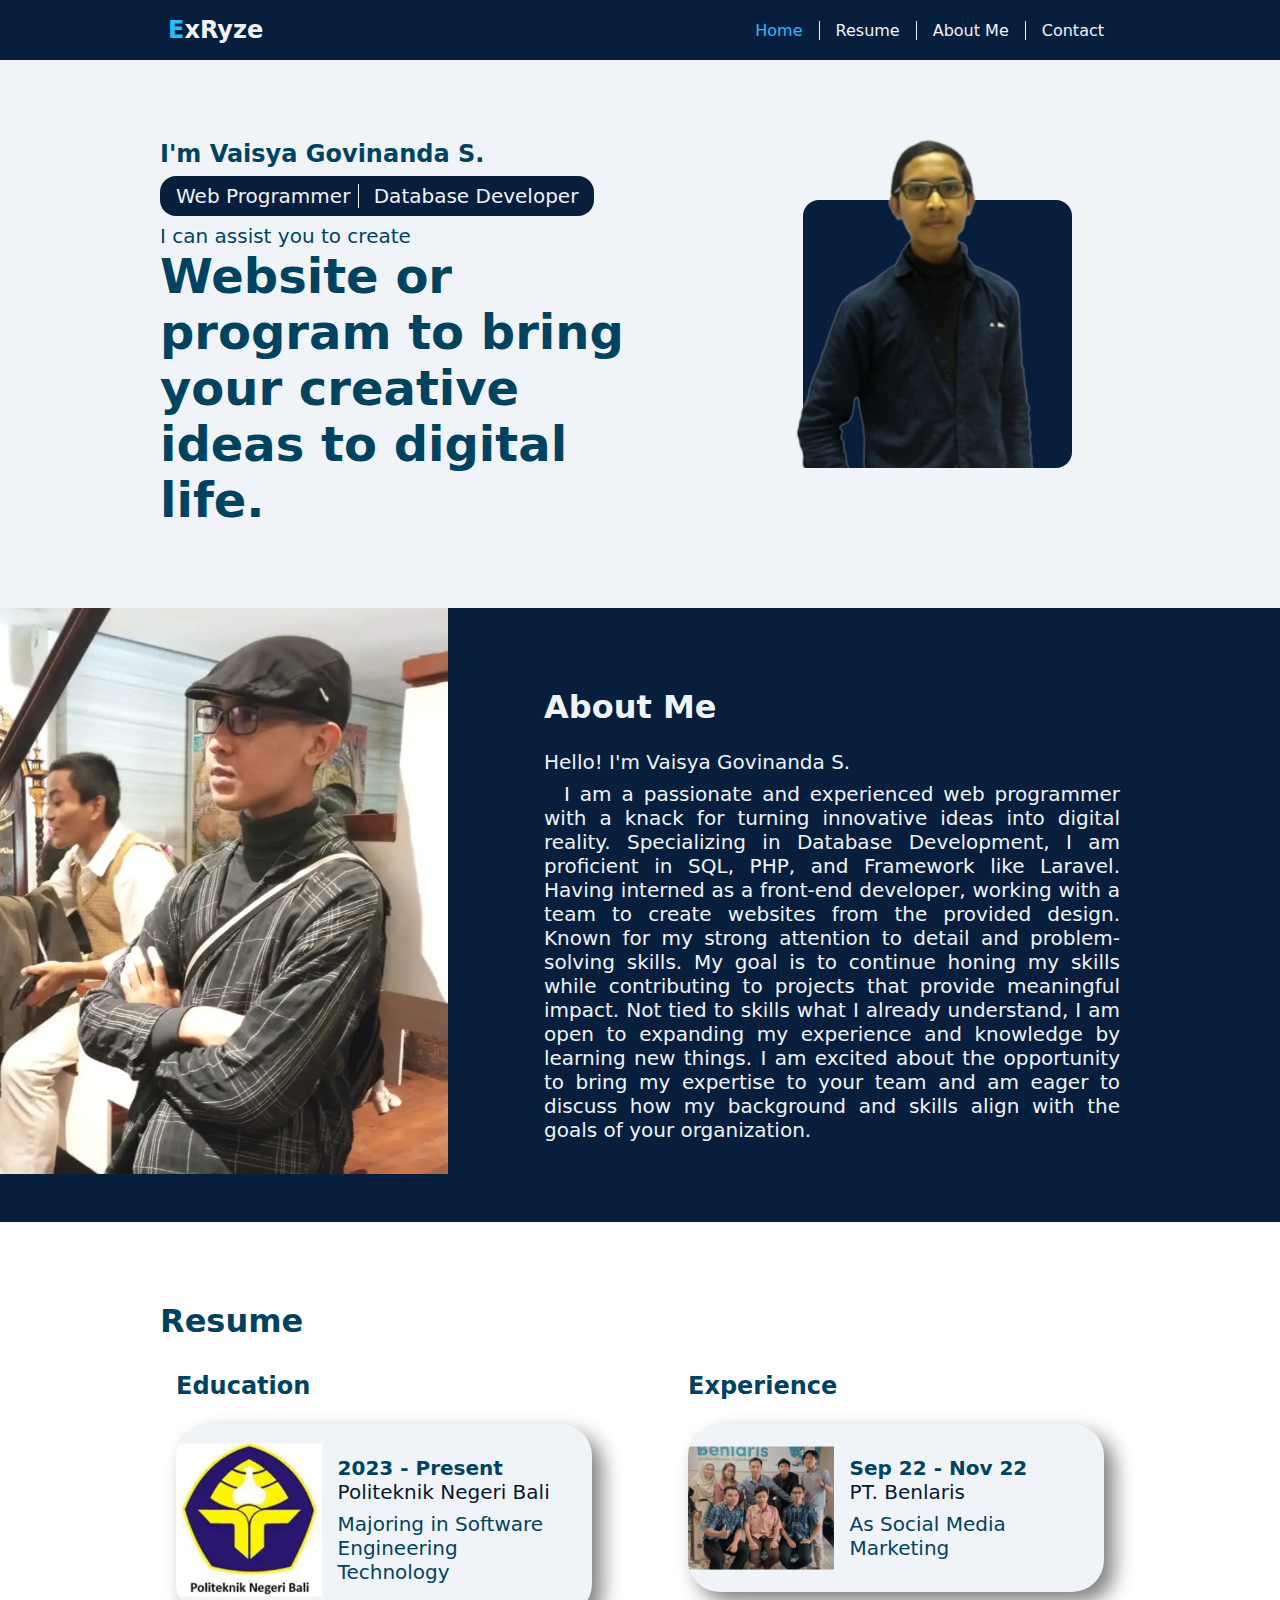
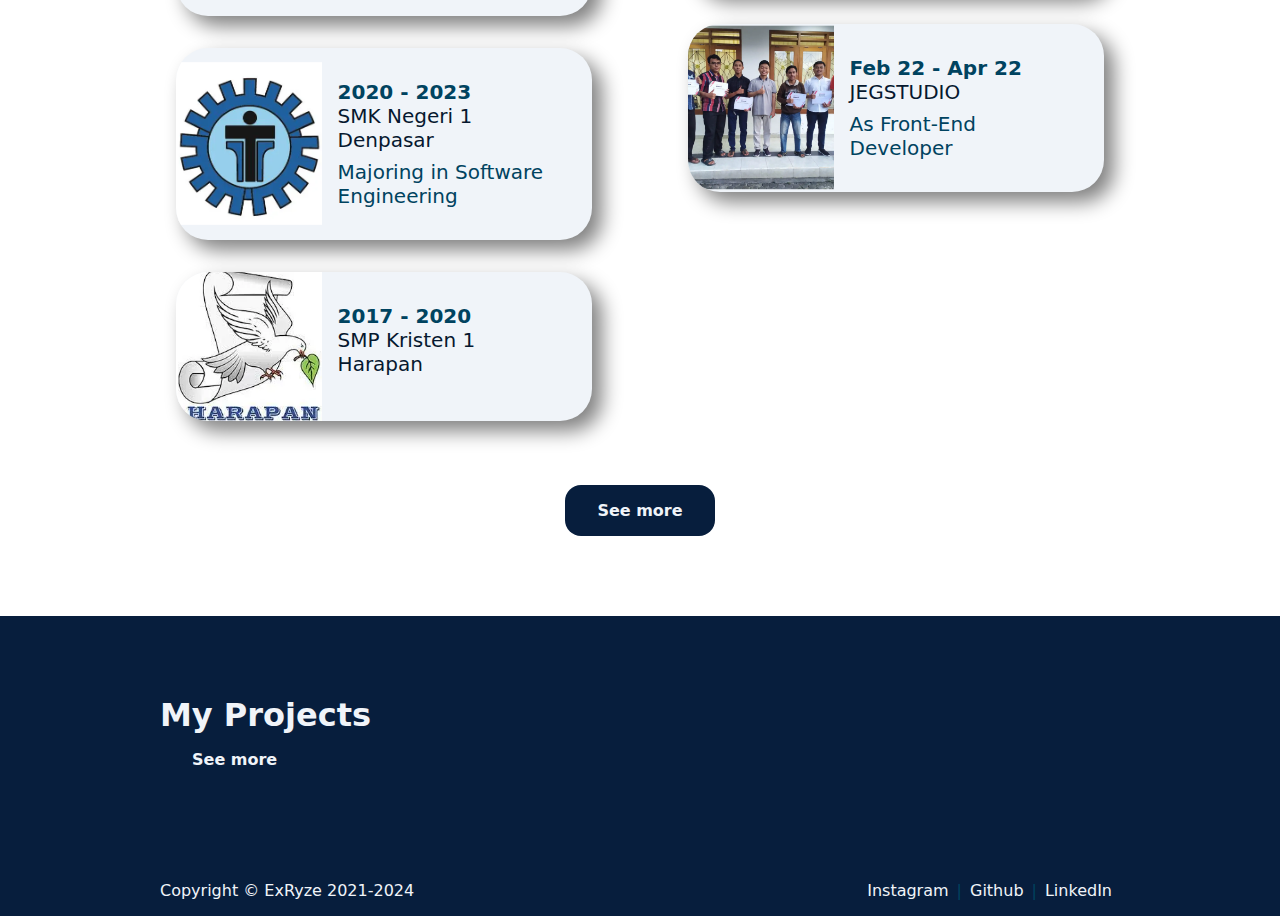
<file: index.html>
<!DOCTYPE html>
<html lang="en">
<head>
	<meta charset="UTF-8">
	<meta http-equiv="X-UA-Compatible" content="IE=edge">
	<meta name="viewport" content="width=device-width, initial-scale=1.0">
	<title>Document</title>
	<link rel="stylesheet" href="css/reset.css">
	<link rel="stylesheet" href="css/style.css">
</head>
<body>
	<!-- Navigation -->
	<nav class="nav">
		<a class="logo" href="index.html"><span>E</span>xRyze</a>
		<ul class="menu">
			<li><a href="index.html" class="active">Home</a></li>
			<li><a href="resume.html">Resume</a></li>
			<li><a href="about.html">About Me</a></li>
			<li><a href="contact.html">Contact</a></li>
		</ul>
	</nav>

	<!-- Header -->
	<header class="header">
		<div class="desc">
			<h3 class="name">I'm Vaisya Govinanda S.</h3>
			<p class="title">
				<span>Web Programmer</span>
				<span>Database Developer</span>
			</p>
			<p>I can assist you to create</p>
			<h1 class="highlight">Website or program to bring your creative ideas to digital life.</h1>
		</div>
		<div class="image">
			<div>
				<img src="img/profile.webp" alt="Profile">
			</div>
		</div>
	</header>

	<!-- Main Content -->
	<main>
		<!-- About Me -->
		<section class="about">
			<div class="image">
				<img src="img/about.webp" alt="About">
			</div>
			<div class="desc">
				<h2 class="title">About Me</h2>
				<p class="name">Hello! I'm Vaisya Govinanda S.</p>
				<p>I am a passionate and experienced web programmer with a knack for turning innovative ideas into digital reality. Specializing in Database Development, I am proficient in SQL, PHP, and Framework like Laravel. Having interned as a front-end developer, working with a team to create websites from the provided design. Known for my strong attention to detail and problem-solving skills. My goal is to continue honing my skills while contributing to projects that provide meaningful impact. Not tied to skills what I already understand, I am open to expanding my experience and knowledge by learning new things. I am excited about the opportunity to bring my expertise to your team and am eager to discuss how my background and skills align with the goals of your organization.
				</p>
			</div>
		</section>

		<!-- Resume -->
		<section class="resume">
			<h2 class="title">Resume</h2>

			<!-- Education -->
			<article class="education">
				<h3>Education</h3>
				<div class="card card-hor">
					<div class="image">
						<img src="img/univ.webp" alt="Politeknik Negeri Bali">
					</div>
					<div class="desc">
						<p class="date bold">2023 - Present</p>
						<p class="title">Politeknik Negeri Bali</p>
						<p>Majoring in Software Engineering Technology</p>
					</div>
				</div>
				<div class="card card-hor">
					<div class="image">
						<img src="img/smk.webp" alt="SMP Negeri 1 Denpasar">
					</div>
					<div class="desc">
						<p class="date bold">2020 - 2023</p>
						<p class="title">SMK Negeri 1 Denpasar</p>
						<p>Majoring in Software Engineering</p>
					</div>
				</div>
				<div class="card card-hor">
					<div class="image">
						<img src="img/smp.webp" alt="SMP Kristen 1 Harapan">
					</div>
					<div class="desc">
						<p class="date bold">2017 - 2020</p>
						<p class="title mb-0">SMP Kristen 1 Harapan</p>
					</div>
				</div>
			</article>

			<!-- Experience -->
			<article class="experience">
				<h3>Experience</h3>
				<div class="card card-hor">
					<div class="image">
						<img src="img/benlaris.webp" alt="PT. Benlaris">
					</div>
					<div class="desc">
						<p class="date bold">Sep 22 - Nov 22</p>
						<p class="title">PT. Benlaris</p>
						<p>As Social Media Marketing</p>
					</div>
				</div>
				<div class="card card-hor">
					<div class="image">
						<img src="img/jegstudio.webp" alt="JegStudio">
					</div>
					<div class="desc">
						<p class="date bold">Feb 22 - Apr 22</p>
						<p class="title">JEGSTUDIO</p>
						<p>As Front-End Developer</p>
					</div>
				</div>
			</article>

			<a class="btn mx-auto" href="">See more</a>
		</section>

		<!-- Project -->
		<section class="project">
			<div class="desc">
				<h2 class="title">My Projects</h2>
				<a class="btn btn-none" href="">See more</a>
			</div>
			<div class="image">

			</div>
		</section>

		<!-- Video -->
		<!-- <section class="video">
			<h1>Video</h1>
			<video src="video/teaster.webm" controls></video>
		</section> -->
	</main>

	<!-- Footer -->
	<footer class="footer">
		<p class="copyright">Copyright © ExRyze 2021-2024</p>
		<div class="links">
			<a class="links-item" href="https://www.instagram.com/exryze/" target="_blank">Instagram</a>|
			<a class="links-item" href="https://github.com/ExRyze" target="_blank">Github</a>|
			<a class="links-item" href="https://www.linkedin.com/in/vaisya-govinanda-s/" target="_blank">LinkedIn</a>
		</div>
	</footer>
</body>
</html>
</file>
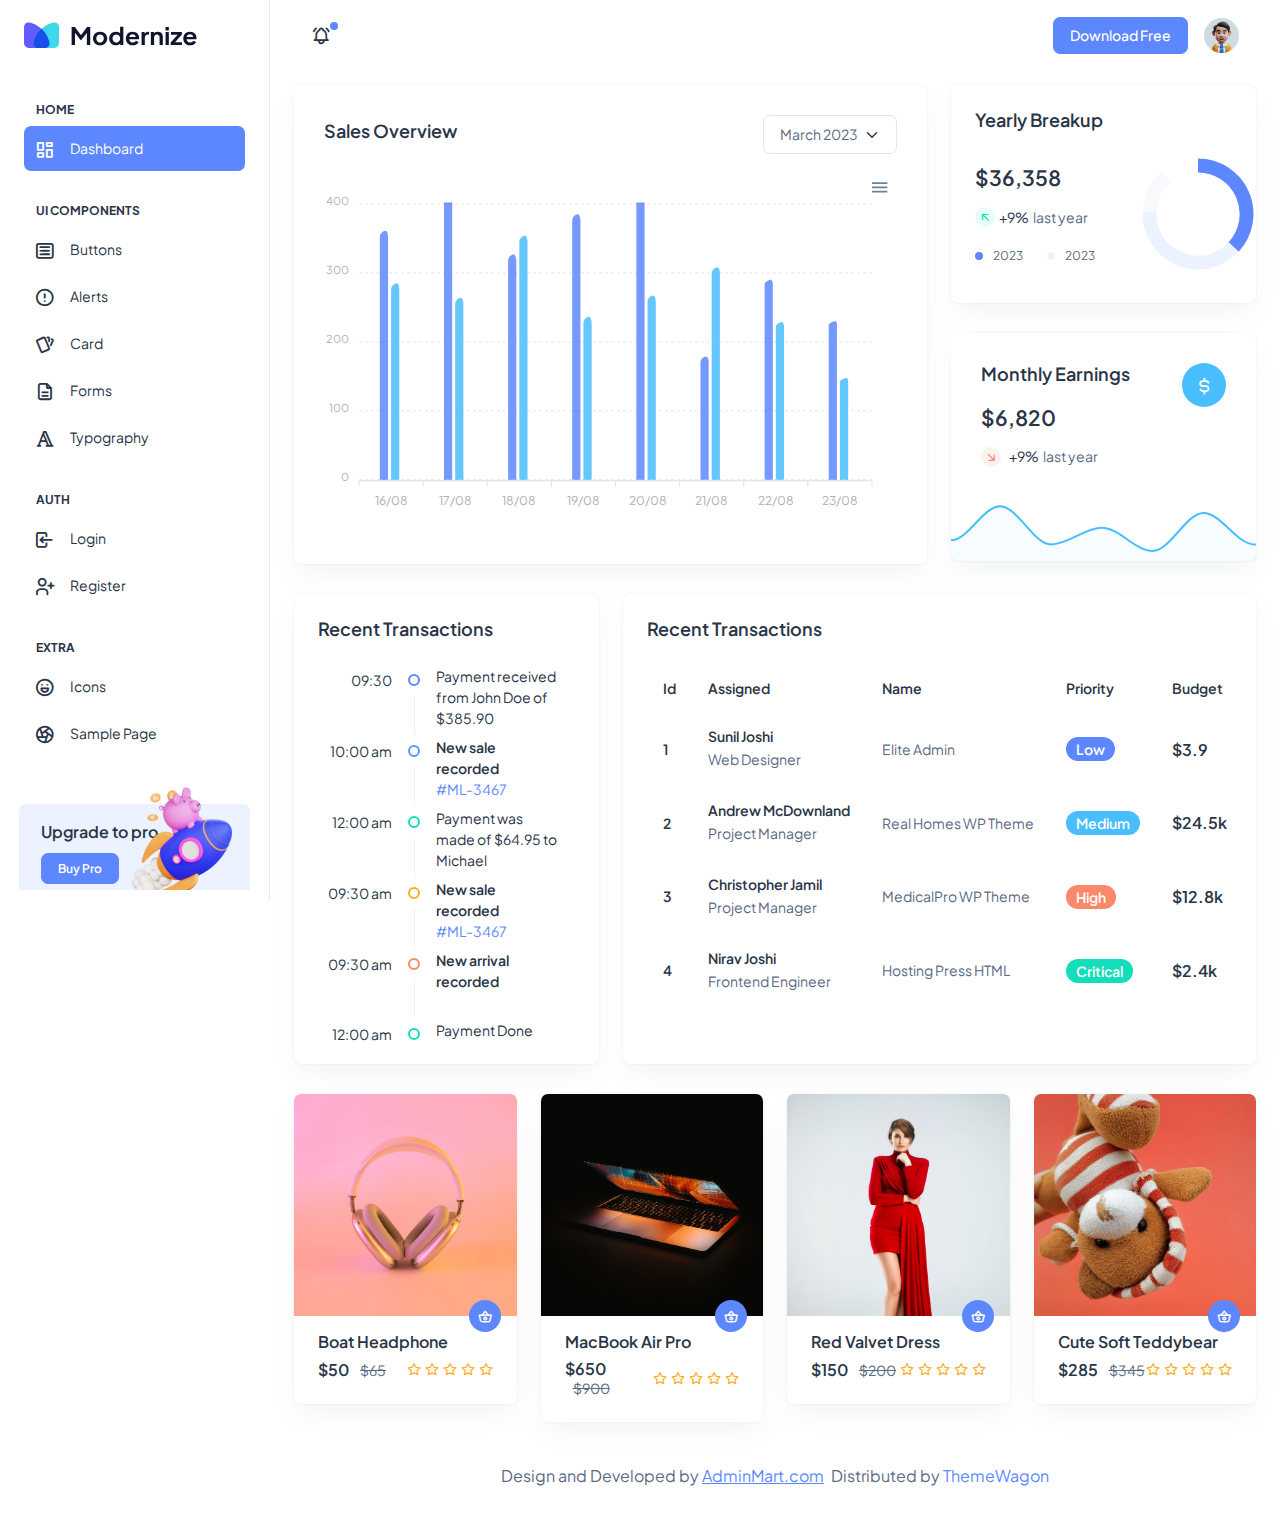
<file: src/html/index.html>
<!doctype html>
<html lang="en">

<head>
  <meta charset="utf-8">
  <meta name="viewport" content="width=device-width, initial-scale=1">
  <title>Modernize Free</title>
  <link rel="shortcut icon" type="image/png" href="../assets/images/logos/favicon.png" />
  <link rel="stylesheet" href="../assets/css/styles.min.css" />
</head>

<body>
  <!--  Body Wrapper -->
  <div class="page-wrapper" id="main-wrapper" data-layout="vertical" data-navbarbg="skin6" data-sidebartype="full"
    data-sidebar-position="fixed" data-header-position="fixed">
    <!-- Sidebar Start -->
    <aside class="left-sidebar">
      <!-- Sidebar scroll-->
      <div>
        <div class="brand-logo d-flex align-items-center justify-content-between">
          <a href="./index.html" class="text-nowrap logo-img">
            <img src="../assets/images/logos/dark-logo.svg" width="180" alt="" />
          </a>
          <div class="close-btn d-xl-none d-block sidebartoggler cursor-pointer" id="sidebarCollapse">
            <i class="ti ti-x fs-8"></i>
          </div>
        </div>
        <!-- Sidebar navigation-->
        <nav class="sidebar-nav scroll-sidebar" data-simplebar="">
          <ul id="sidebarnav">
            <li class="nav-small-cap">
              <i class="ti ti-dots nav-small-cap-icon fs-4"></i>
              <span class="hide-menu">Home</span>
            </li>
            <li class="sidebar-item">
              <a class="sidebar-link" href="./index.html" aria-expanded="false">
                <span>
                  <i class="ti ti-layout-dashboard"></i>
                </span>
                <span class="hide-menu">Dashboard</span>
              </a>
            </li>
            <li class="nav-small-cap">
              <i class="ti ti-dots nav-small-cap-icon fs-4"></i>
              <span class="hide-menu">UI COMPONENTS</span>
            </li>
            <li class="sidebar-item">
              <a class="sidebar-link" href="./ui-buttons.html" aria-expanded="false">
                <span>
                  <i class="ti ti-article"></i>
                </span>
                <span class="hide-menu">Buttons</span>
              </a>
            </li>
            <li class="sidebar-item">
              <a class="sidebar-link" href="./ui-alerts.html" aria-expanded="false">
                <span>
                  <i class="ti ti-alert-circle"></i>
                </span>
                <span class="hide-menu">Alerts</span>
              </a>
            </li>
            <li class="sidebar-item">
              <a class="sidebar-link" href="./ui-card.html" aria-expanded="false">
                <span>
                  <i class="ti ti-cards"></i>
                </span>
                <span class="hide-menu">Card</span>
              </a>
            </li>
            <li class="sidebar-item">
              <a class="sidebar-link" href="./ui-forms.html" aria-expanded="false">
                <span>
                  <i class="ti ti-file-description"></i>
                </span>
                <span class="hide-menu">Forms</span>
              </a>
            </li>
            <li class="sidebar-item">
              <a class="sidebar-link" href="./ui-typography.html" aria-expanded="false">
                <span>
                  <i class="ti ti-typography"></i>
                </span>
                <span class="hide-menu">Typography</span>
              </a>
            </li>
            <li class="nav-small-cap">
              <i class="ti ti-dots nav-small-cap-icon fs-4"></i>
              <span class="hide-menu">AUTH</span>
            </li>
            <li class="sidebar-item">
              <a class="sidebar-link" href="./authentication-login.html" aria-expanded="false">
                <span>
                  <i class="ti ti-login"></i>
                </span>
                <span class="hide-menu">Login</span>
              </a>
            </li>
            <li class="sidebar-item">
              <a class="sidebar-link" href="./authentication-register.html" aria-expanded="false">
                <span>
                  <i class="ti ti-user-plus"></i>
                </span>
                <span class="hide-menu">Register</span>
              </a>
            </li>
            <li class="nav-small-cap">
              <i class="ti ti-dots nav-small-cap-icon fs-4"></i>
              <span class="hide-menu">EXTRA</span>
            </li>
            <li class="sidebar-item">
              <a class="sidebar-link" href="./icon-tabler.html" aria-expanded="false">
                <span>
                  <i class="ti ti-mood-happy"></i>
                </span>
                <span class="hide-menu">Icons</span>
              </a>
            </li>
            <li class="sidebar-item">
              <a class="sidebar-link" href="./sample-page.html" aria-expanded="false">
                <span>
                  <i class="ti ti-aperture"></i>
                </span>
                <span class="hide-menu">Sample Page</span>
              </a>
            </li>
          </ul>
          <div class="unlimited-access hide-menu bg-light-primary position-relative mb-7 mt-5 rounded">
            <div class="d-flex">
              <div class="unlimited-access-title me-3">
                <h6 class="fw-semibold fs-4 mb-6 text-dark w-85">Upgrade to pro</h6>
                <a href="https://adminmart.com/product/modernize-bootstrap-5-admin-template/" target="_blank" class="btn btn-primary fs-2 fw-semibold lh-sm">Buy Pro</a>
              </div>
              <div class="unlimited-access-img">
                <img src="../assets/images/backgrounds/rocket.png" alt="" class="img-fluid">
              </div>
            </div>
          </div>
        </nav>
        <!-- End Sidebar navigation -->
      </div>
      <!-- End Sidebar scroll-->
    </aside>
    <!--  Sidebar End -->
    <!--  Main wrapper -->
    <div class="body-wrapper">
      <!--  Header Start -->
      <header class="app-header">
        <nav class="navbar navbar-expand-lg navbar-light">
          <ul class="navbar-nav">
            <li class="nav-item d-block d-xl-none">
              <a class="nav-link sidebartoggler nav-icon-hover" id="headerCollapse" href="javascript:void(0)">
                <i class="ti ti-menu-2"></i>
              </a>
            </li>
            <li class="nav-item">
              <a class="nav-link nav-icon-hover" href="javascript:void(0)">
                <i class="ti ti-bell-ringing"></i>
                <div class="notification bg-primary rounded-circle"></div>
              </a>
            </li>
          </ul>
          <div class="navbar-collapse justify-content-end px-0" id="navbarNav">
            <ul class="navbar-nav flex-row ms-auto align-items-center justify-content-end">
              <a href="https://adminmart.com/product/modernize-free-bootstrap-admin-dashboard/" target="_blank" class="btn btn-primary">Download Free</a>
              <li class="nav-item dropdown">
                <a class="nav-link nav-icon-hover" href="javascript:void(0)" id="drop2" data-bs-toggle="dropdown"
                  aria-expanded="false">
                  <img src="../assets/images/profile/user-1.jpg" alt="" width="35" height="35" class="rounded-circle">
                </a>
                <div class="dropdown-menu dropdown-menu-end dropdown-menu-animate-up" aria-labelledby="drop2">
                  <div class="message-body">
                    <a href="javascript:void(0)" class="d-flex align-items-center gap-2 dropdown-item">
                      <i class="ti ti-user fs-6"></i>
                      <p class="mb-0 fs-3">My Profile</p>
                    </a>
                    <a href="javascript:void(0)" class="d-flex align-items-center gap-2 dropdown-item">
                      <i class="ti ti-mail fs-6"></i>
                      <p class="mb-0 fs-3">My Account</p>
                    </a>
                    <a href="javascript:void(0)" class="d-flex align-items-center gap-2 dropdown-item">
                      <i class="ti ti-list-check fs-6"></i>
                      <p class="mb-0 fs-3">My Task</p>
                    </a>
                    <a href="./authentication-login.html" class="btn btn-outline-primary mx-3 mt-2 d-block">Logout</a>
                  </div>
                </div>
              </li>
            </ul>
          </div>
        </nav>
      </header>
      <!--  Header End -->
      <div class="container-fluid">
        <!--  Row 1 -->
        <div class="row">
          <div class="col-lg-8 d-flex align-items-strech">
            <div class="card w-100">
              <div class="card-body">
                <div class="d-sm-flex d-block align-items-center justify-content-between mb-9">
                  <div class="mb-3 mb-sm-0">
                    <h5 class="card-title fw-semibold">Sales Overview</h5>
                  </div>
                  <div>
                    <select class="form-select">
                      <option value="1">March 2023</option>
                      <option value="2">April 2023</option>
                      <option value="3">May 2023</option>
                      <option value="4">June 2023</option>
                    </select>
                  </div>
                </div>
                <div id="chart"></div>
              </div>
            </div>
          </div>
          <div class="col-lg-4">
            <div class="row">
              <div class="col-lg-12">
                <!-- Yearly Breakup -->
                <div class="card overflow-hidden">
                  <div class="card-body p-4">
                    <h5 class="card-title mb-9 fw-semibold">Yearly Breakup</h5>
                    <div class="row align-items-center">
                      <div class="col-8">
                        <h4 class="fw-semibold mb-3">$36,358</h4>
                        <div class="d-flex align-items-center mb-3">
                          <span
                            class="me-1 rounded-circle bg-light-success round-20 d-flex align-items-center justify-content-center">
                            <i class="ti ti-arrow-up-left text-success"></i>
                          </span>
                          <p class="text-dark me-1 fs-3 mb-0">+9%</p>
                          <p class="fs-3 mb-0">last year</p>
                        </div>
                        <div class="d-flex align-items-center">
                          <div class="me-4">
                            <span class="round-8 bg-primary rounded-circle me-2 d-inline-block"></span>
                            <span class="fs-2">2023</span>
                          </div>
                          <div>
                            <span class="round-8 bg-light-primary rounded-circle me-2 d-inline-block"></span>
                            <span class="fs-2">2023</span>
                          </div>
                        </div>
                      </div>
                      <div class="col-4">
                        <div class="d-flex justify-content-center">
                          <div id="breakup"></div>
                        </div>
                      </div>
                    </div>
                  </div>
                </div>
              </div>
              <div class="col-lg-12">
                <!-- Monthly Earnings -->
                <div class="card">
                  <div class="card-body">
                    <div class="row alig n-items-start">
                      <div class="col-8">
                        <h5 class="card-title mb-9 fw-semibold"> Monthly Earnings </h5>
                        <h4 class="fw-semibold mb-3">$6,820</h4>
                        <div class="d-flex align-items-center pb-1">
                          <span
                            class="me-2 rounded-circle bg-light-danger round-20 d-flex align-items-center justify-content-center">
                            <i class="ti ti-arrow-down-right text-danger"></i>
                          </span>
                          <p class="text-dark me-1 fs-3 mb-0">+9%</p>
                          <p class="fs-3 mb-0">last year</p>
                        </div>
                      </div>
                      <div class="col-4">
                        <div class="d-flex justify-content-end">
                          <div
                            class="text-white bg-secondary rounded-circle p-6 d-flex align-items-center justify-content-center">
                            <i class="ti ti-currency-dollar fs-6"></i>
                          </div>
                        </div>
                      </div>
                    </div>
                  </div>
                  <div id="earning"></div>
                </div>
              </div>
            </div>
          </div>
        </div>
        <div class="row">
          <div class="col-lg-4 d-flex align-items-stretch">
            <div class="card w-100">
              <div class="card-body p-4">
                <div class="mb-4">
                  <h5 class="card-title fw-semibold">Recent Transactions</h5>
                </div>
                <ul class="timeline-widget mb-0 position-relative mb-n5">
                  <li class="timeline-item d-flex position-relative overflow-hidden">
                    <div class="timeline-time text-dark flex-shrink-0 text-end">09:30</div>
                    <div class="timeline-badge-wrap d-flex flex-column align-items-center">
                      <span class="timeline-badge border-2 border border-primary flex-shrink-0 my-8"></span>
                      <span class="timeline-badge-border d-block flex-shrink-0"></span>
                    </div>
                    <div class="timeline-desc fs-3 text-dark mt-n1">Payment received from John Doe of $385.90</div>
                  </li>
                  <li class="timeline-item d-flex position-relative overflow-hidden">
                    <div class="timeline-time text-dark flex-shrink-0 text-end">10:00 am</div>
                    <div class="timeline-badge-wrap d-flex flex-column align-items-center">
                      <span class="timeline-badge border-2 border border-info flex-shrink-0 my-8"></span>
                      <span class="timeline-badge-border d-block flex-shrink-0"></span>
                    </div>
                    <div class="timeline-desc fs-3 text-dark mt-n1 fw-semibold">New sale recorded <a
                        href="javascript:void(0)" class="text-primary d-block fw-normal">#ML-3467</a>
                    </div>
                  </li>
                  <li class="timeline-item d-flex position-relative overflow-hidden">
                    <div class="timeline-time text-dark flex-shrink-0 text-end">12:00 am</div>
                    <div class="timeline-badge-wrap d-flex flex-column align-items-center">
                      <span class="timeline-badge border-2 border border-success flex-shrink-0 my-8"></span>
                      <span class="timeline-badge-border d-block flex-shrink-0"></span>
                    </div>
                    <div class="timeline-desc fs-3 text-dark mt-n1">Payment was made of $64.95 to Michael</div>
                  </li>
                  <li class="timeline-item d-flex position-relative overflow-hidden">
                    <div class="timeline-time text-dark flex-shrink-0 text-end">09:30 am</div>
                    <div class="timeline-badge-wrap d-flex flex-column align-items-center">
                      <span class="timeline-badge border-2 border border-warning flex-shrink-0 my-8"></span>
                      <span class="timeline-badge-border d-block flex-shrink-0"></span>
                    </div>
                    <div class="timeline-desc fs-3 text-dark mt-n1 fw-semibold">New sale recorded <a
                        href="javascript:void(0)" class="text-primary d-block fw-normal">#ML-3467</a>
                    </div>
                  </li>
                  <li class="timeline-item d-flex position-relative overflow-hidden">
                    <div class="timeline-time text-dark flex-shrink-0 text-end">09:30 am</div>
                    <div class="timeline-badge-wrap d-flex flex-column align-items-center">
                      <span class="timeline-badge border-2 border border-danger flex-shrink-0 my-8"></span>
                      <span class="timeline-badge-border d-block flex-shrink-0"></span>
                    </div>
                    <div class="timeline-desc fs-3 text-dark mt-n1 fw-semibold">New arrival recorded 
                    </div>
                  </li>
                  <li class="timeline-item d-flex position-relative overflow-hidden">
                    <div class="timeline-time text-dark flex-shrink-0 text-end">12:00 am</div>
                    <div class="timeline-badge-wrap d-flex flex-column align-items-center">
                      <span class="timeline-badge border-2 border border-success flex-shrink-0 my-8"></span>
                    </div>
                    <div class="timeline-desc fs-3 text-dark mt-n1">Payment Done</div>
                  </li>
                </ul>
              </div>
            </div>
          </div>
          <div class="col-lg-8 d-flex align-items-stretch">
            <div class="card w-100">
              <div class="card-body p-4">
                <h5 class="card-title fw-semibold mb-4">Recent Transactions</h5>
                <div class="table-responsive">
                  <table class="table text-nowrap mb-0 align-middle">
                    <thead class="text-dark fs-4">
                      <tr>
                        <th class="border-bottom-0">
                          <h6 class="fw-semibold mb-0">Id</h6>
                        </th>
                        <th class="border-bottom-0">
                          <h6 class="fw-semibold mb-0">Assigned</h6>
                        </th>
                        <th class="border-bottom-0">
                          <h6 class="fw-semibold mb-0">Name</h6>
                        </th>
                        <th class="border-bottom-0">
                          <h6 class="fw-semibold mb-0">Priority</h6>
                        </th>
                        <th class="border-bottom-0">
                          <h6 class="fw-semibold mb-0">Budget</h6>
                        </th>
                      </tr>
                    </thead>
                    <tbody>
                      <tr>
                        <td class="border-bottom-0"><h6 class="fw-semibold mb-0">1</h6></td>
                        <td class="border-bottom-0">
                            <h6 class="fw-semibold mb-1">Sunil Joshi</h6>
                            <span class="fw-normal">Web Designer</span>                          
                        </td>
                        <td class="border-bottom-0">
                          <p class="mb-0 fw-normal">Elite Admin</p>
                        </td>
                        <td class="border-bottom-0">
                          <div class="d-flex align-items-center gap-2">
                            <span class="badge bg-primary rounded-3 fw-semibold">Low</span>
                          </div>
                        </td>
                        <td class="border-bottom-0">
                          <h6 class="fw-semibold mb-0 fs-4">$3.9</h6>
                        </td>
                      </tr> 
                      <tr>
                        <td class="border-bottom-0"><h6 class="fw-semibold mb-0">2</h6></td>
                        <td class="border-bottom-0">
                            <h6 class="fw-semibold mb-1">Andrew McDownland</h6>
                            <span class="fw-normal">Project Manager</span>                          
                        </td>
                        <td class="border-bottom-0">
                          <p class="mb-0 fw-normal">Real Homes WP Theme</p>
                        </td>
                        <td class="border-bottom-0">
                          <div class="d-flex align-items-center gap-2">
                            <span class="badge bg-secondary rounded-3 fw-semibold">Medium</span>
                          </div>
                        </td>
                        <td class="border-bottom-0">
                          <h6 class="fw-semibold mb-0 fs-4">$24.5k</h6>
                        </td>
                      </tr> 
                      <tr>
                        <td class="border-bottom-0"><h6 class="fw-semibold mb-0">3</h6></td>
                        <td class="border-bottom-0">
                            <h6 class="fw-semibold mb-1">Christopher Jamil</h6>
                            <span class="fw-normal">Project Manager</span>                          
                        </td>
                        <td class="border-bottom-0">
                          <p class="mb-0 fw-normal">MedicalPro WP Theme</p>
                        </td>
                        <td class="border-bottom-0">
                          <div class="d-flex align-items-center gap-2">
                            <span class="badge bg-danger rounded-3 fw-semibold">High</span>
                          </div>
                        </td>
                        <td class="border-bottom-0">
                          <h6 class="fw-semibold mb-0 fs-4">$12.8k</h6>
                        </td>
                      </tr>      
                      <tr>
                        <td class="border-bottom-0"><h6 class="fw-semibold mb-0">4</h6></td>
                        <td class="border-bottom-0">
                            <h6 class="fw-semibold mb-1">Nirav Joshi</h6>
                            <span class="fw-normal">Frontend Engineer</span>                          
                        </td>
                        <td class="border-bottom-0">
                          <p class="mb-0 fw-normal">Hosting Press HTML</p>
                        </td>
                        <td class="border-bottom-0">
                          <div class="d-flex align-items-center gap-2">
                            <span class="badge bg-success rounded-3 fw-semibold">Critical</span>
                          </div>
                        </td>
                        <td class="border-bottom-0">
                          <h6 class="fw-semibold mb-0 fs-4">$2.4k</h6>
                        </td>
                      </tr>                       
                    </tbody>
                  </table>
                </div>
              </div>
            </div>
          </div>
        </div>
        <div class="row">
          <div class="col-sm-6 col-xl-3">
            <div class="card overflow-hidden rounded-2">
              <div class="position-relative">
                <a href="javascript:void(0)"><img src="../assets/images/products/s4.jpg" class="card-img-top rounded-0" alt="..."></a>
                <a href="javascript:void(0)" class="bg-primary rounded-circle p-2 text-white d-inline-flex position-absolute bottom-0 end-0 mb-n3 me-3" data-bs-toggle="tooltip" data-bs-placement="top" data-bs-title="Add To Cart"><i class="ti ti-basket fs-4"></i></a>                      </div>
              <div class="card-body pt-3 p-4">
                <h6 class="fw-semibold fs-4">Boat Headphone</h6>
                <div class="d-flex align-items-center justify-content-between">
                  <h6 class="fw-semibold fs-4 mb-0">$50 <span class="ms-2 fw-normal text-muted fs-3"><del>$65</del></span></h6>
                  <ul class="list-unstyled d-flex align-items-center mb-0">
                    <li><a class="me-1" href="javascript:void(0)"><i class="ti ti-star text-warning"></i></a></li>
                    <li><a class="me-1" href="javascript:void(0)"><i class="ti ti-star text-warning"></i></a></li>
                    <li><a class="me-1" href="javascript:void(0)"><i class="ti ti-star text-warning"></i></a></li>
                    <li><a class="me-1" href="javascript:void(0)"><i class="ti ti-star text-warning"></i></a></li>
                    <li><a class="" href="javascript:void(0)"><i class="ti ti-star text-warning"></i></a></li>
                  </ul>
                </div>
              </div>
            </div>
          </div>
          <div class="col-sm-6 col-xl-3">
            <div class="card overflow-hidden rounded-2">
              <div class="position-relative">
                <a href="javascript:void(0)"><img src="../assets/images/products/s5.jpg" class="card-img-top rounded-0" alt="..."></a>
                <a href="javascript:void(0)" class="bg-primary rounded-circle p-2 text-white d-inline-flex position-absolute bottom-0 end-0 mb-n3 me-3" data-bs-toggle="tooltip" data-bs-placement="top" data-bs-title="Add To Cart"><i class="ti ti-basket fs-4"></i></a>                      </div>
              <div class="card-body pt-3 p-4">
                <h6 class="fw-semibold fs-4">MacBook Air Pro</h6>
                <div class="d-flex align-items-center justify-content-between">
                  <h6 class="fw-semibold fs-4 mb-0">$650 <span class="ms-2 fw-normal text-muted fs-3"><del>$900</del></span></h6>
                  <ul class="list-unstyled d-flex align-items-center mb-0">
                    <li><a class="me-1" href="javascript:void(0)"><i class="ti ti-star text-warning"></i></a></li>
                    <li><a class="me-1" href="javascript:void(0)"><i class="ti ti-star text-warning"></i></a></li>
                    <li><a class="me-1" href="javascript:void(0)"><i class="ti ti-star text-warning"></i></a></li>
                    <li><a class="me-1" href="javascript:void(0)"><i class="ti ti-star text-warning"></i></a></li>
                    <li><a class="" href="javascript:void(0)"><i class="ti ti-star text-warning"></i></a></li>
                  </ul>
                </div>
              </div>
            </div>
          </div>
          <div class="col-sm-6 col-xl-3">
            <div class="card overflow-hidden rounded-2">
              <div class="position-relative">
                <a href="javascript:void(0)"><img src="../assets/images/products/s7.jpg" class="card-img-top rounded-0" alt="..."></a>
                <a href="javascript:void(0)" class="bg-primary rounded-circle p-2 text-white d-inline-flex position-absolute bottom-0 end-0 mb-n3 me-3" data-bs-toggle="tooltip" data-bs-placement="top" data-bs-title="Add To Cart"><i class="ti ti-basket fs-4"></i></a>                      </div>
              <div class="card-body pt-3 p-4">
                <h6 class="fw-semibold fs-4">Red Valvet Dress</h6>
                <div class="d-flex align-items-center justify-content-between">
                  <h6 class="fw-semibold fs-4 mb-0">$150 <span class="ms-2 fw-normal text-muted fs-3"><del>$200</del></span></h6>
                  <ul class="list-unstyled d-flex align-items-center mb-0">
                    <li><a class="me-1" href="javascript:void(0)"><i class="ti ti-star text-warning"></i></a></li>
                    <li><a class="me-1" href="javascript:void(0)"><i class="ti ti-star text-warning"></i></a></li>
                    <li><a class="me-1" href="javascript:void(0)"><i class="ti ti-star text-warning"></i></a></li>
                    <li><a class="me-1" href="javascript:void(0)"><i class="ti ti-star text-warning"></i></a></li>
                    <li><a class="" href="javascript:void(0)"><i class="ti ti-star text-warning"></i></a></li>
                  </ul>
                </div>
              </div>
            </div>
          </div>
          <div class="col-sm-6 col-xl-3">
            <div class="card overflow-hidden rounded-2">
              <div class="position-relative">
                <a href="javascript:void(0)"><img src="../assets/images/products/s11.jpg" class="card-img-top rounded-0" alt="..."></a>
                <a href="javascript:void(0)" class="bg-primary rounded-circle p-2 text-white d-inline-flex position-absolute bottom-0 end-0 mb-n3 me-3" data-bs-toggle="tooltip" data-bs-placement="top" data-bs-title="Add To Cart"><i class="ti ti-basket fs-4"></i></a>                      </div>
              <div class="card-body pt-3 p-4">
                <h6 class="fw-semibold fs-4">Cute Soft Teddybear</h6>
                <div class="d-flex align-items-center justify-content-between">
                  <h6 class="fw-semibold fs-4 mb-0">$285 <span class="ms-2 fw-normal text-muted fs-3"><del>$345</del></span></h6>
                  <ul class="list-unstyled d-flex align-items-center mb-0">
                    <li><a class="me-1" href="javascript:void(0)"><i class="ti ti-star text-warning"></i></a></li>
                    <li><a class="me-1" href="javascript:void(0)"><i class="ti ti-star text-warning"></i></a></li>
                    <li><a class="me-1" href="javascript:void(0)"><i class="ti ti-star text-warning"></i></a></li>
                    <li><a class="me-1" href="javascript:void(0)"><i class="ti ti-star text-warning"></i></a></li>
                    <li><a class="" href="javascript:void(0)"><i class="ti ti-star text-warning"></i></a></li>
                  </ul>
                </div>
              </div>
            </div>
          </div>
        </div>
        <div class="py-6 px-6 text-center">
          <p class="mb-0 fs-4">Design and Developed by <a href="https://adminmart.com/" target="_blank" class="pe-1 text-primary text-decoration-underline">AdminMart.com</a> Distributed by <a href="https://themewagon.com">ThemeWagon</a></p>
        </div>
      </div>
    </div>
  </div>
  <script src="../assets/libs/jquery/dist/jquery.min.js"></script>
  <script src="../assets/libs/bootstrap/dist/js/bootstrap.bundle.min.js"></script>
  <script src="../assets/js/sidebarmenu.js"></script>
  <script src="../assets/js/app.min.js"></script>
  <script src="../assets/libs/apexcharts/dist/apexcharts.min.js"></script>
  <script src="../assets/libs/simplebar/dist/simplebar.js"></script>
  <script src="../assets/js/dashboard.js"></script>
</body>

</html>
</file>
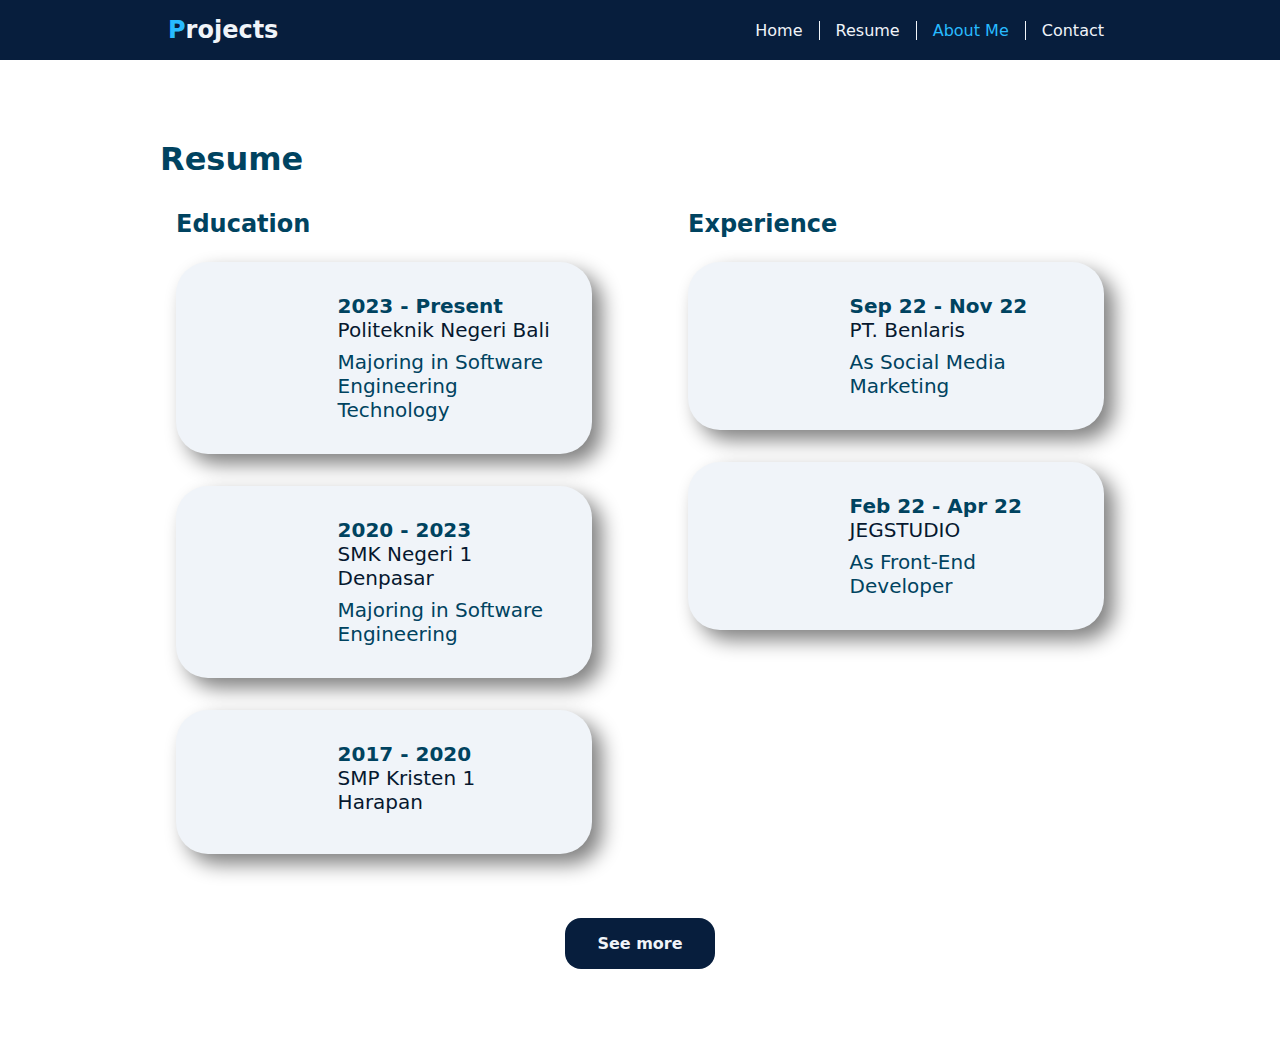
<file: about.html>
<!DOCTYPE html>
<html lang="en">
<head>
	<meta charset="UTF-8">
	<meta http-equiv="X-UA-Compatible" content="IE=edge">
	<meta name="viewport" content="width=device-width, initial-scale=1.0">
	<title>Document</title>
	<link rel="stylesheet" href="css/reset.css">
	<link rel="stylesheet" href="css/style.css">
</head>
<body>
	<!-- Navigation -->
	<nav class="nav">
		<a class="logo" href="index.html"><span>P</span>rojects</a>
		<ul class="menu">
			<li><a href="index.html">Home</a></li>
			<li><a href="resume.html">Resume</a></li>
			<li><a href="about.html" class="active">About Me</a></li>
			<li><a href="contact.html">Contact</a></li>
		</ul>
	</nav>

	<!-- Main Content -->
	<main>
		<!-- Resume -->
		<!-- Resume -->
		<section class="resume">
			<h2 class="title">Resume</h2>

			<!-- Education -->
			<article class="education">
				<h3>Education</h3>
				<div class="card card-hor">
					<div class="image"></div>
					<div class="desc">
						<p class="date bold">2023 - Present</p>
						<p class="title">Politeknik Negeri Bali</p>
						<p>Majoring in Software Engineering Technology</p>
					</div>
				</div>
				<div class="card card-hor">
					<div class="image"></div>
					<div class="desc">
						<p class="date bold">2020 - 2023</p>
						<p class="title">SMK Negeri 1 Denpasar</p>
						<p>Majoring in Software Engineering</p>
					</div>
				</div>
				<div class="card card-hor">
					<div class="image"></div>
					<div class="desc">
						<p class="date bold">2017 - 2020</p>
						<p class="title mb-0">SMP Kristen 1 Harapan</p>
					</div>
				</div>
			</article>

			<!-- Experience -->
			<article class="experience">
				<h3>Experience</h3>
				<div class="card card-hor">
					<div class="image"></div>
					<div class="desc">
						<p class="date bold">Sep 22 - Nov 22</p>
						<p class="title">PT. Benlaris</p>
						<p>As Social Media Marketing</p>
					</div>
				</div>
				<div class="card card-hor">
					<div class="image"></div>
					<div class="desc">
						<p class="date bold">Feb 22 - Apr 22</p>
						<p class="title">JEGSTUDIO</p>
						<p>As Front-End Developer</p>
					</div>
				</div>
			</article>

			<a class="btn mx-auto" href="">See more</a>
		</section>
	</main>
</body>
</html>
</file>
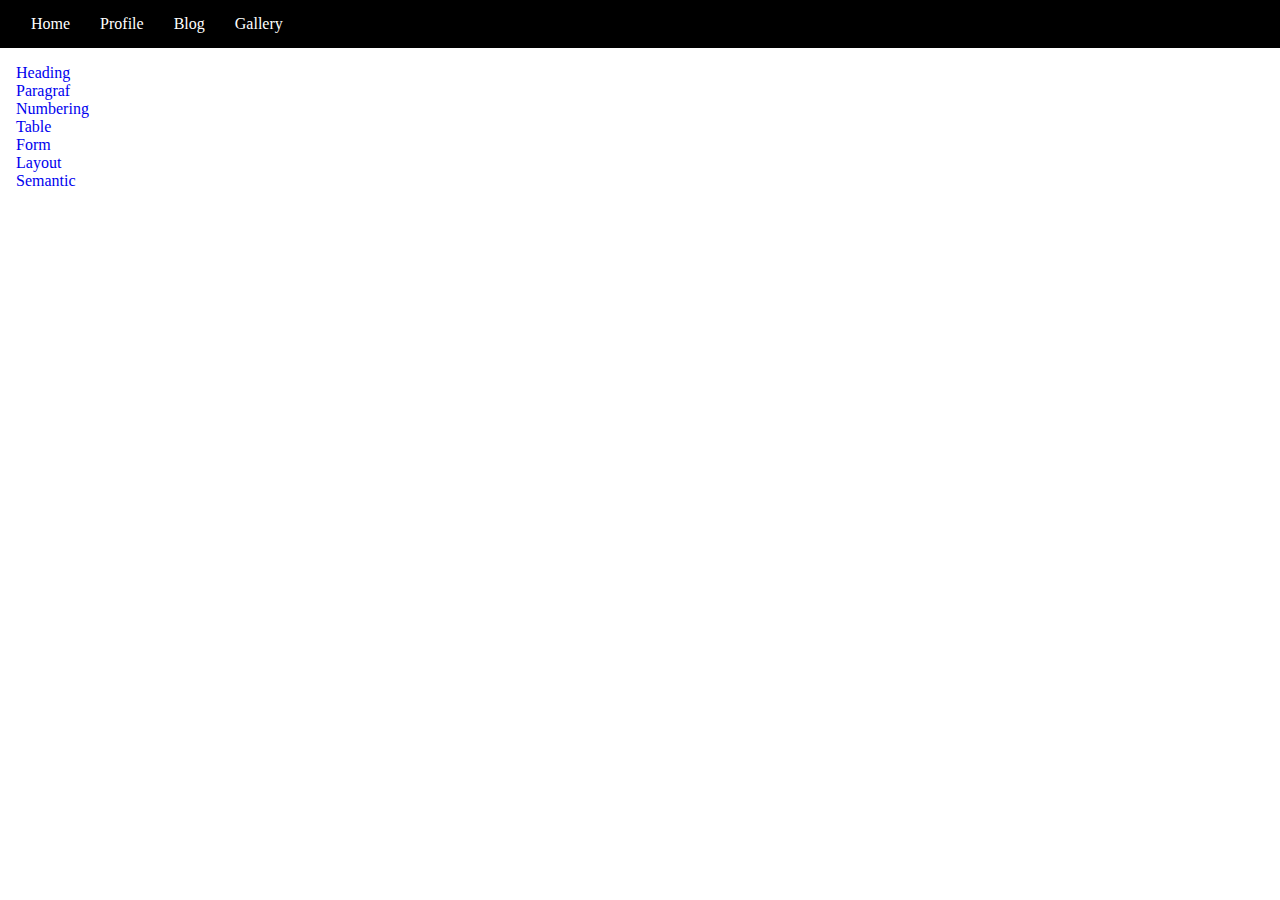
<file: blog.html>
<html>
<head>
    <title>Blog</title>
    <link rel="stylesheet" href="style.css">
</head>
<body>
    <div class="topbar">
        <a href="index.html">Home</a>
        <a href="profile.html">Profile</a>
        <a href="blog.html">Blog</a>
        <a href="gallery.html">Gallery</a>
    </div>

    <main>
        <a href="heading.html">Heading</a><br>
        <a href="paragraf.html">Paragraf</a><br>
        <a href="numbering.html">Numbering</a><br>
        <a href="table.html">Table</a><br>
        <a href="form.html">Form</a><br>
        <a href="layout.html">Layout</a><br>
        <a href="semantic.html">Semantic</a><br>
    </main>
</body>
</html>
</file>
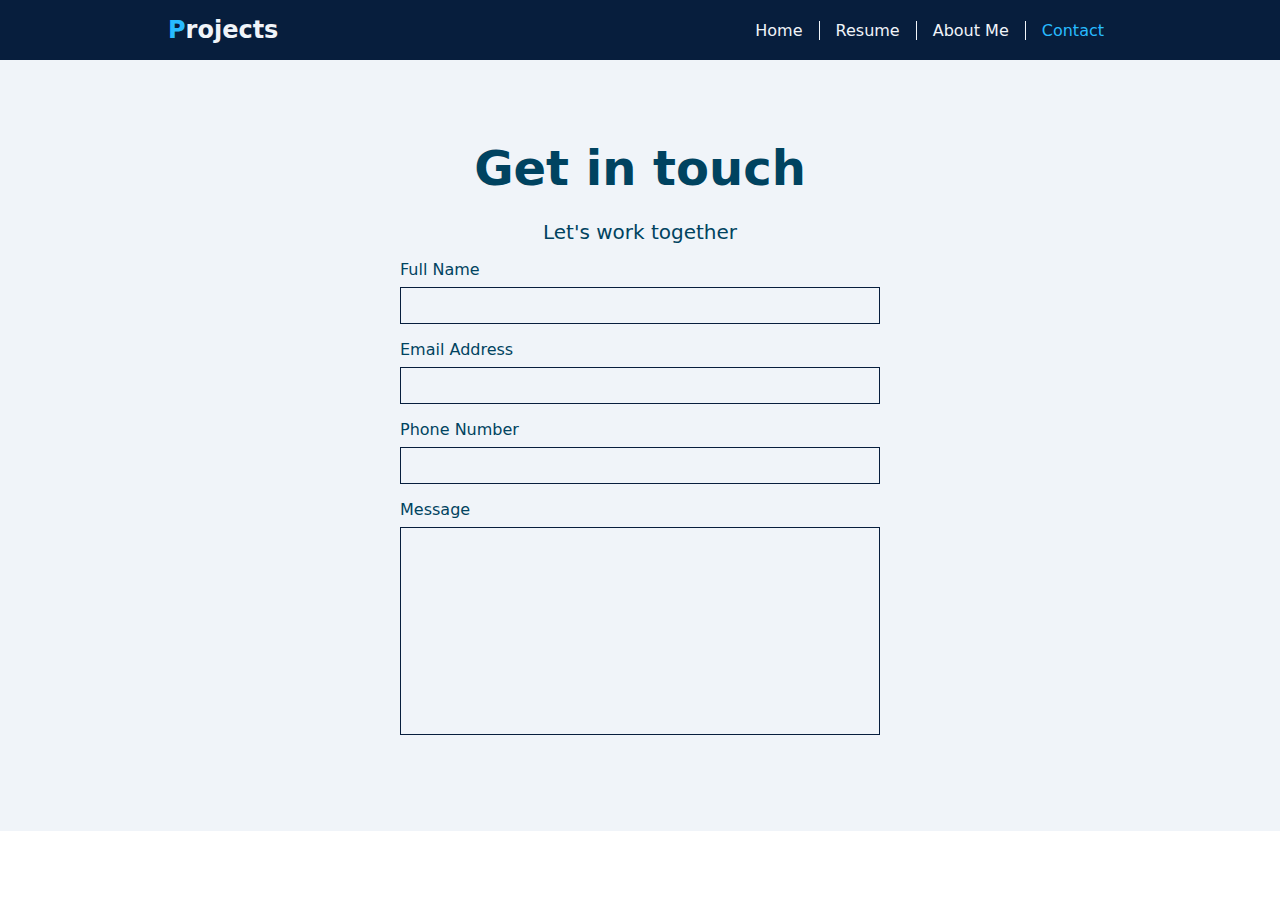
<file: contact.html>
<!DOCTYPE html>
<html lang="en">
<head>
	<meta charset="UTF-8">
	<meta http-equiv="X-UA-Compatible" content="IE=edge">
	<meta name="viewport" content="width=device-width, initial-scale=1.0">
	<title>Document</title>
	<link rel="stylesheet" href="css/reset.css">
	<link rel="stylesheet" href="css/style.css">
</head>
<body>
	<!-- Navigation -->
	<nav class="nav">
		<a class="logo" href="index.html"><span>P</span>rojects</a>
		<ul class="menu">
			<li><a href="index.html">Home</a></li>
			<li><a href="resume.html">Resume</a></li>
			<li><a href="about.html">About Me</a></li>
			<li><a href="contact.html" class="active">Contact</a></li>
		</ul>
	</nav>

	<!-- Main Content -->
	<main>
		<!-- About Me -->
		<section class="contact">
			<form action="index.html" method="post">
				<div class="title">
					<h1>Get in touch</h1>
					<p>Let's work together</p>
				</div>
				<label for="name">Full Name</label>
				<input type="text">
				<label for="email">Email Address</label>
				<input type="email">
				<label for="phone">Phone Number</label>
				<input type="number">
				<label for="message">Message</label>
				<textarea name="message" id="message" cols="30" rows="10"></textarea>
			</form>
		</section>
	</main>
</body>
</html>
</file>
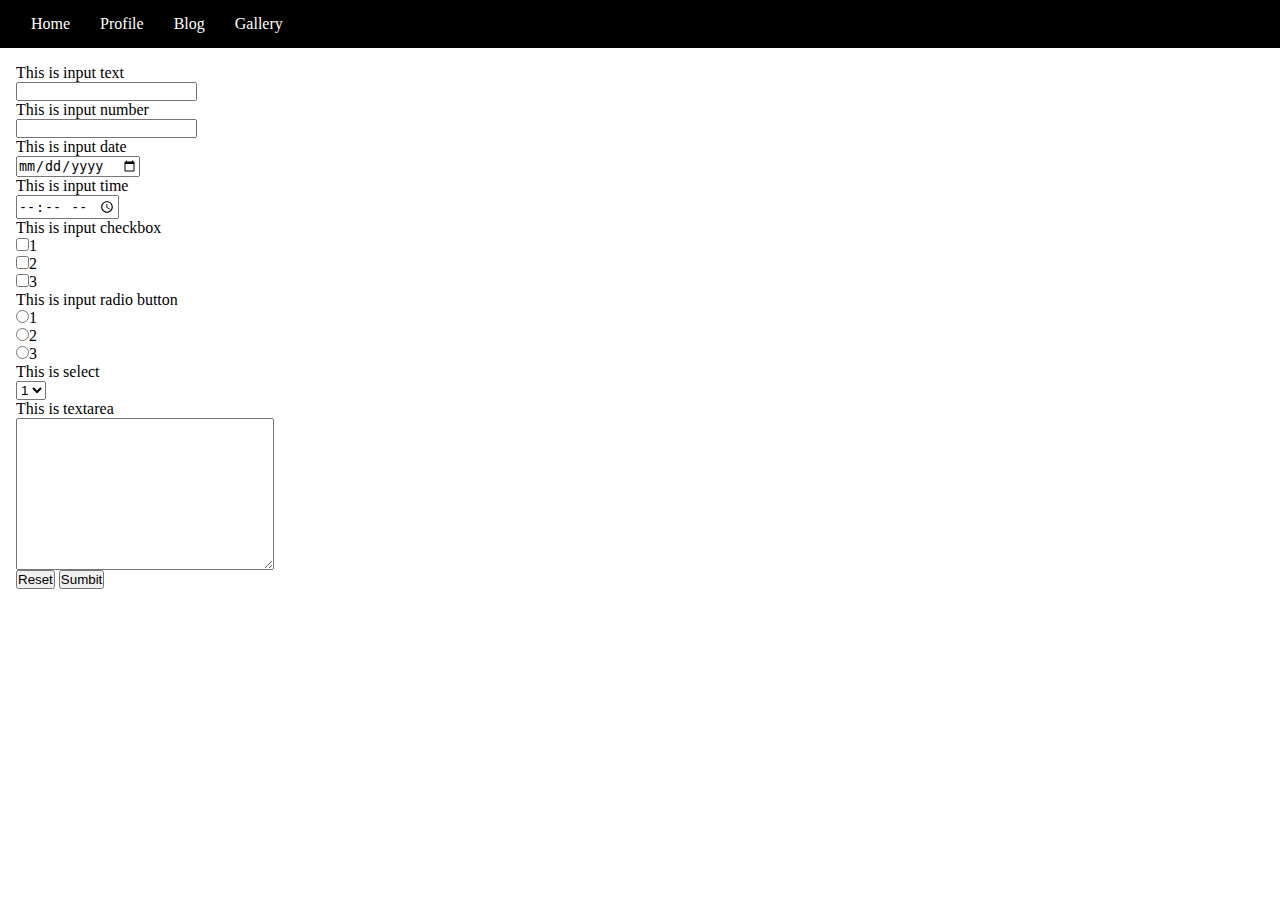
<file: form.html>
<html>
<head>
    <title>Gallery</title>
    <link rel="stylesheet" href="style.css">
</head>
<body>
    <div class="topbar">
        <a href="index.html">Home</a>
        <a href="profile.html">Profile</a>
        <a href="blog.html">Blog</a>
        <a href="gallery.html">Gallery</a>
    </div>

    <main>
        <form action="" method="post">
            <label for="">This is input text</label><br>
            <input type="text"><br>
            <label for="">This is input number</label><br>
            <input type="number"><br>
            <label for="">This is input date</label><br>
            <input type="date"><br>
            <label for="">This is input time</label><br>
            <input type="time"><br>
            <label for="">This is input checkbox</label><br>
            <input type="checkbox" name="checkbox"><label for="">1</label><br>
            <input type="checkbox" name="checkbox"><label for="">2</label><br>
            <input type="checkbox" name="checkbox"><label for="">3</label><br>
            <label for="">This is input radio button</label><br>
            <input type="radio" name="radio"><label for="">1</label><br>
            <input type="radio" name="radio"><label for="">2</label><br>
            <input type="radio" name="radio"><label for="">3</label><br>
            <label for="">This is select</label><br>
            <select name="" id="">
                <option value="">1</option>
                <option value="">2</option>
                <option value="">3</option>
            </select><br>
            <label for="">This is textarea</label><br>
            <textarea name="" id="" cols="30" rows="10"></textarea><br>
            <button type="reset">Reset</button>
            <button type="submit">Sumbit</button>
        </form>
    </main>
</body>
</html>
</file>
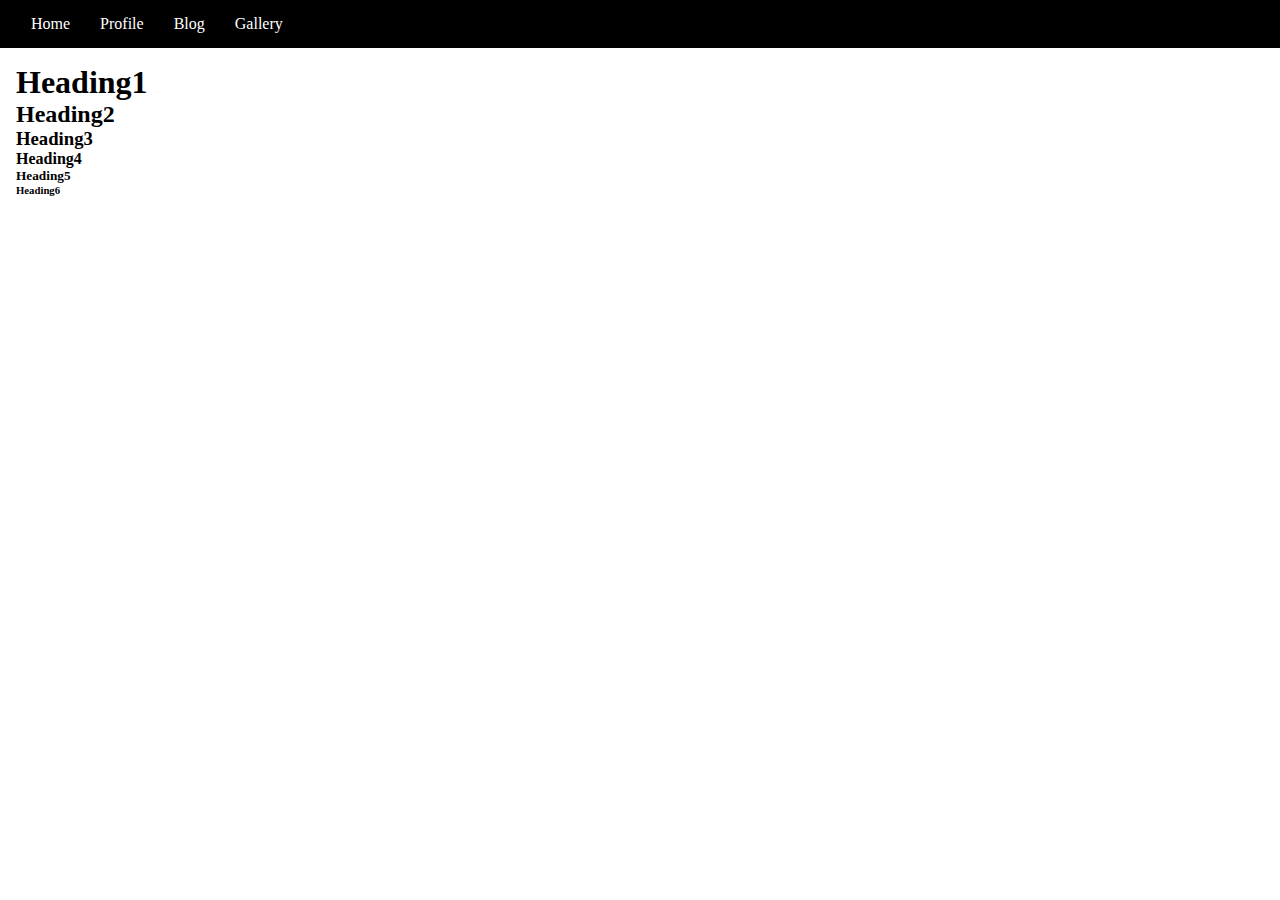
<file: heading.html>
<html>
<head>
    <title>Gallery</title>
    <link rel="stylesheet" href="style.css">
</head>
<body>
    <div class="topbar">
        <a href="index.html">Home</a>
        <a href="profile.html">Profile</a>
        <a href="blog.html">Blog</a>
        <a href="gallery.html">Gallery</a>
    </div>

    <main>
      <h1>Heading1</h1>
      <h2>Heading2</h2>
      <h3>Heading3</h3>
      <h4>Heading4</h4>
      <h5>Heading5</h5>
      <h6>Heading6</h6>
    </main>
</body>
</html>
</file>
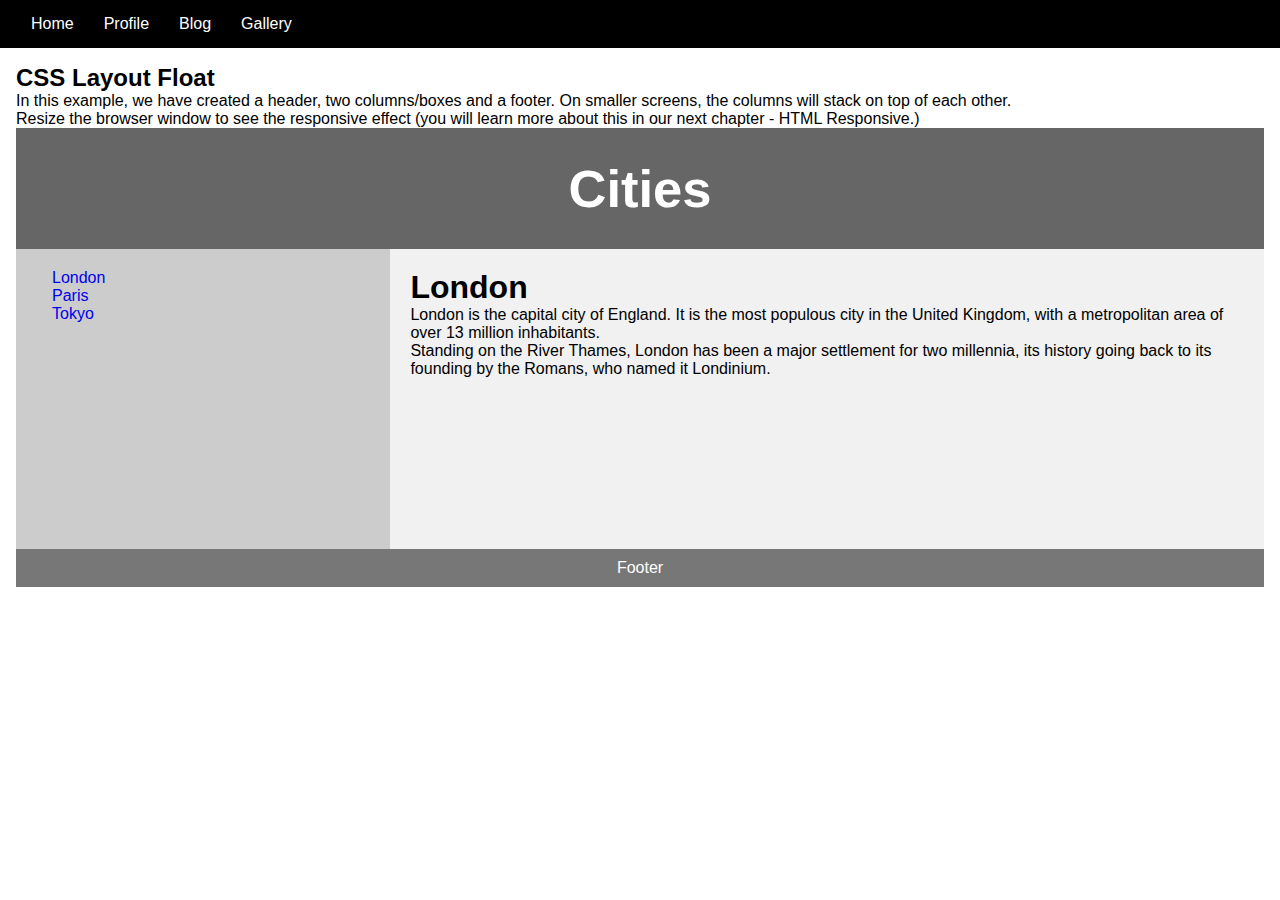
<file: layout.html>
<!DOCTYPE html>
<html lang="en">
<head>
<title>CSS Template</title>
<link rel="stylesheet" href="style.css">
<style>
* {
  box-sizing: border-box;
}

body {
  font-family: Arial, Helvetica, sans-serif;
}

/* Style the header */
header {
  background-color: #666;
  padding: 30px;
  text-align: center;
  font-size: 35px;
  color: white;
}

/* Create two columns/boxes that floats next to each other */
nav {
  float: left;
  width: 30%;
  height: 300px; /* only for demonstration, should be removed */
  background: #ccc;
  padding: 20px;
}

/* Style the list inside the menu */
nav ul {
  list-style-type: none;
  padding: 0;
}

article {
  float: left;
  padding: 20px;
  width: 70%;
  background-color: #f1f1f1;
  height: 300px; /* only for demonstration, should be removed */
}

/* Clear floats after the columns */
section::after {
  content: "";
  display: table;
  clear: both;
}

/* Style the footer */
footer {
  background-color: #777;
  padding: 10px;
  text-align: center;
  color: white;
}

/* Responsive layout - makes the two columns/boxes stack on top of each other instead of next to each other, on small screens */
@media (max-width: 600px) {
  nav, article {
    width: 100%;
    height: auto;
  }
}
</style>
</head>
<body>
  <div class="topbar">
      <a href="index.html">Home</a>
      <a href="profile.html">Profile</a>
      <a href="blog.html">Blog</a>
      <a href="gallery.html">Gallery</a>
  </div>

  <main>
    <h2>CSS Layout Float</h2>
    <p>In this example, we have created a header, two columns/boxes and a footer. On smaller screens, the columns will stack on top of each other.</p>
    <p>Resize the browser window to see the responsive effect (you will learn more about this in our next chapter - HTML Responsive.)</p>
    
    <header>
      <h2>Cities</h2>
    </header>
    
    <section>
      <nav>
        <ul>
          <li><a href="#">London</a></li>
          <li><a href="#">Paris</a></li>
          <li><a href="#">Tokyo</a></li>
        </ul>
      </nav>
      
      <article>
        <h1>London</h1>
        <p>London is the capital city of England. It is the most populous city in the  United Kingdom, with a metropolitan area of over 13 million inhabitants.</p>
        <p>Standing on the River Thames, London has been a major settlement for two millennia, its history going back to its founding by the Romans, who named it Londinium.</p>
      </article>
    </section>
    
    <footer>
      <p>Footer</p>
    </footer>
  </main>
</body>
</html>
</file>
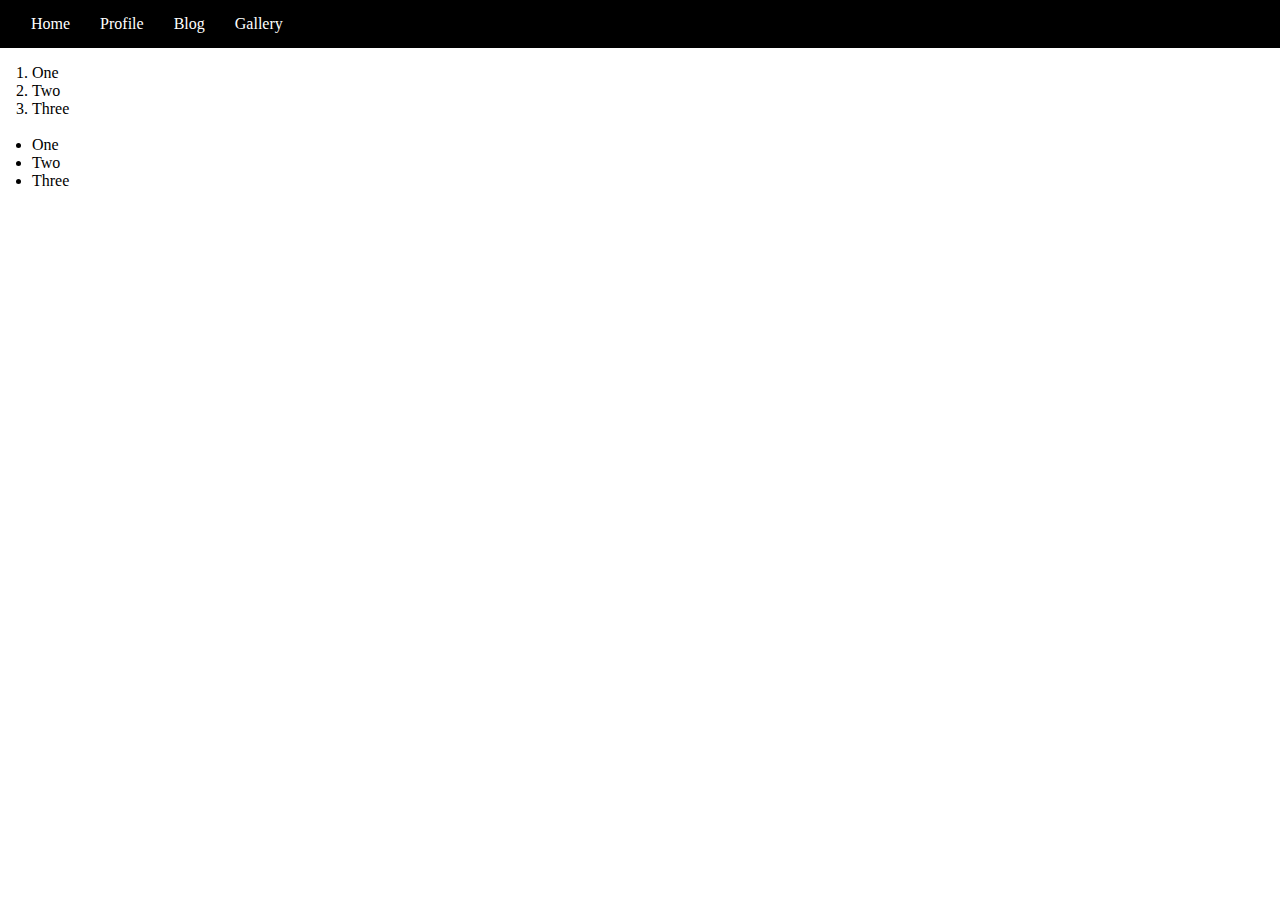
<file: numbering.html>
<html>
<head>
    <title>Gallery</title>
    <link rel="stylesheet" href="style.css">
</head>
<body>
    <div class="topbar">
        <a href="index.html">Home</a>
        <a href="profile.html">Profile</a>
        <a href="blog.html">Blog</a>
        <a href="gallery.html">Gallery</a>
    </div>

    <main>
      <ol>
        <li>One</li>
        <li>Two</li>
        <li>Three</li>
      </ol>
      <br>
      <ul>
        <li>One</li>
        <li>Two</li>
        <li>Three</li>
      </ul>
    </main>
</body>
</html>
</file>
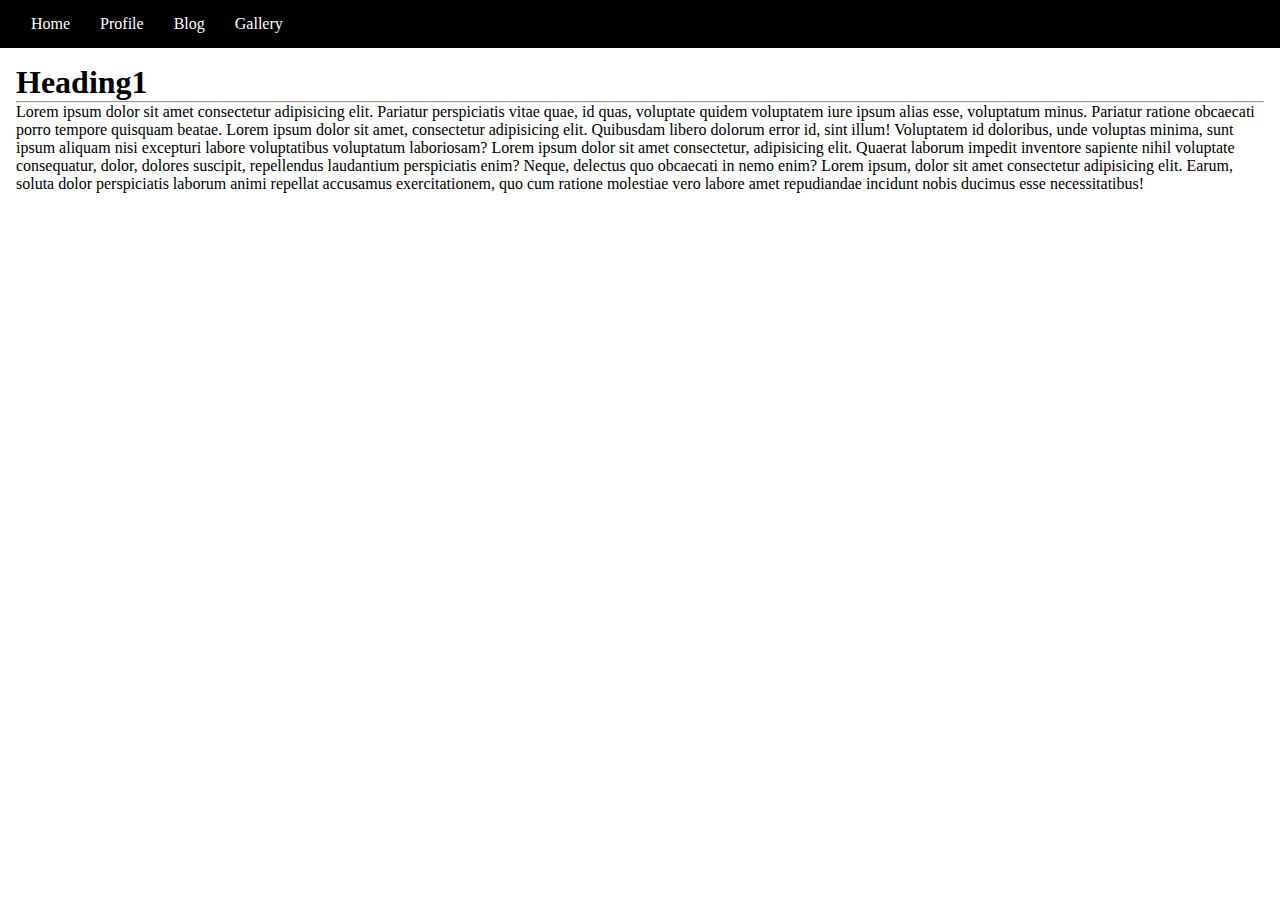
<file: paragraf.html>
<html>
<head>
    <title>Gallery</title>
    <link rel="stylesheet" href="style.css">
</head>
<body>
    <div class="topbar">
        <a href="index.html">Home</a>
        <a href="profile.html">Profile</a>
        <a href="blog.html">Blog</a>
        <a href="gallery.html">Gallery</a>
    </div>

    <main>
      <h1>Heading1</h1>
      <hr>
      <p>Lorem ipsum dolor sit amet consectetur adipisicing elit. Pariatur perspiciatis vitae quae, id quas, voluptate quidem voluptatem iure ipsum alias esse, voluptatum minus. Pariatur ratione obcaecati porro tempore quisquam beatae. Lorem ipsum dolor sit amet, consectetur adipisicing elit. Quibusdam libero dolorum error id, sint illum! Voluptatem id doloribus, unde voluptas minima, sunt ipsum aliquam nisi excepturi labore voluptatibus voluptatum laboriosam? Lorem ipsum dolor sit amet consectetur, adipisicing elit. Quaerat laborum impedit inventore sapiente nihil voluptate consequatur, dolor, dolores suscipit, repellendus laudantium perspiciatis enim? Neque, delectus quo obcaecati in nemo enim? Lorem ipsum, dolor sit amet consectetur adipisicing elit. Earum, soluta dolor perspiciatis laborum animi repellat accusamus exercitationem, quo cum ratione molestiae vero labore amet repudiandae incidunt nobis ducimus esse necessitatibus!</p>
    </main>
</body>
</html>
</file>
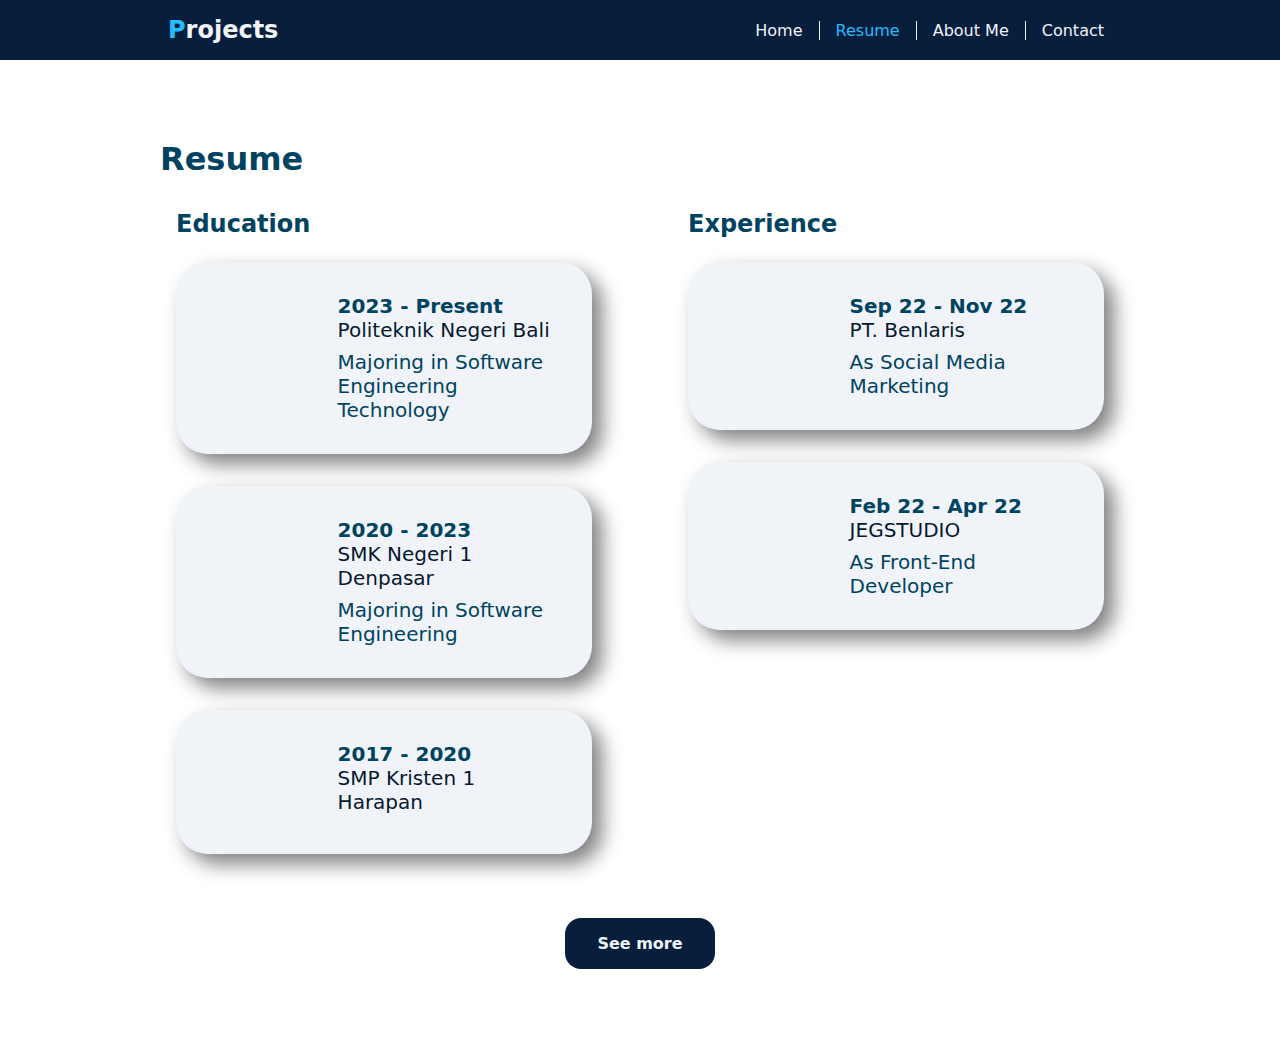
<file: resume.html>
<!DOCTYPE html>
<html lang="en">
<head>
	<meta charset="UTF-8">
	<meta http-equiv="X-UA-Compatible" content="IE=edge">
	<meta name="viewport" content="width=device-width, initial-scale=1.0">
	<title>Document</title>
	<link rel="stylesheet" href="css/reset.css">
	<link rel="stylesheet" href="css/style.css">
</head>
<body>
	<!-- Navigation -->
	<nav class="nav">
		<a class="logo" href="index.html"><span>P</span>rojects</a>
		<ul class="menu">
			<li><a href="index.html">Home</a></li>
			<li><a href="resume.html" class="active">Resume</a></li>
			<li><a href="about.html">About Me</a></li>
			<li><a href="contact.html">Contact</a></li>
		</ul>
	</nav>

	<!-- Main Content -->
	<main>
		<!-- Resume -->
		<section class="resume">
			<h2 class="title">Resume</h2>

			<!-- Education -->
			<article class="education">
				<h3>Education</h3>
				<div class="card card-hor">
					<div class="image"></div>
					<div class="desc">
						<p class="date bold">2023 - Present</p>
						<p class="title">Politeknik Negeri Bali</p>
						<p>Majoring in Software Engineering Technology</p>
					</div>
				</div>
				<div class="card card-hor">
					<div class="image"></div>
					<div class="desc">
						<p class="date bold">2020 - 2023</p>
						<p class="title">SMK Negeri 1 Denpasar</p>
						<p>Majoring in Software Engineering</p>
					</div>
				</div>
				<div class="card card-hor">
					<div class="image"></div>
					<div class="desc">
						<p class="date bold">2017 - 2020</p>
						<p class="title mb-0">SMP Kristen 1 Harapan</p>
					</div>
				</div>
			</article>

			<!-- Experience -->
			<article class="experience">
				<h3>Experience</h3>
				<div class="card card-hor">
					<div class="image"></div>
					<div class="desc">
						<p class="date bold">Sep 22 - Nov 22</p>
						<p class="title">PT. Benlaris</p>
						<p>As Social Media Marketing</p>
					</div>
				</div>
				<div class="card card-hor">
					<div class="image"></div>
					<div class="desc">
						<p class="date bold">Feb 22 - Apr 22</p>
						<p class="title">JEGSTUDIO</p>
						<p>As Front-End Developer</p>
					</div>
				</div>
			</article>

			<a class="btn mx-auto" href="">See more</a>
		</section>
	</main>
</body>
</html>
</file>
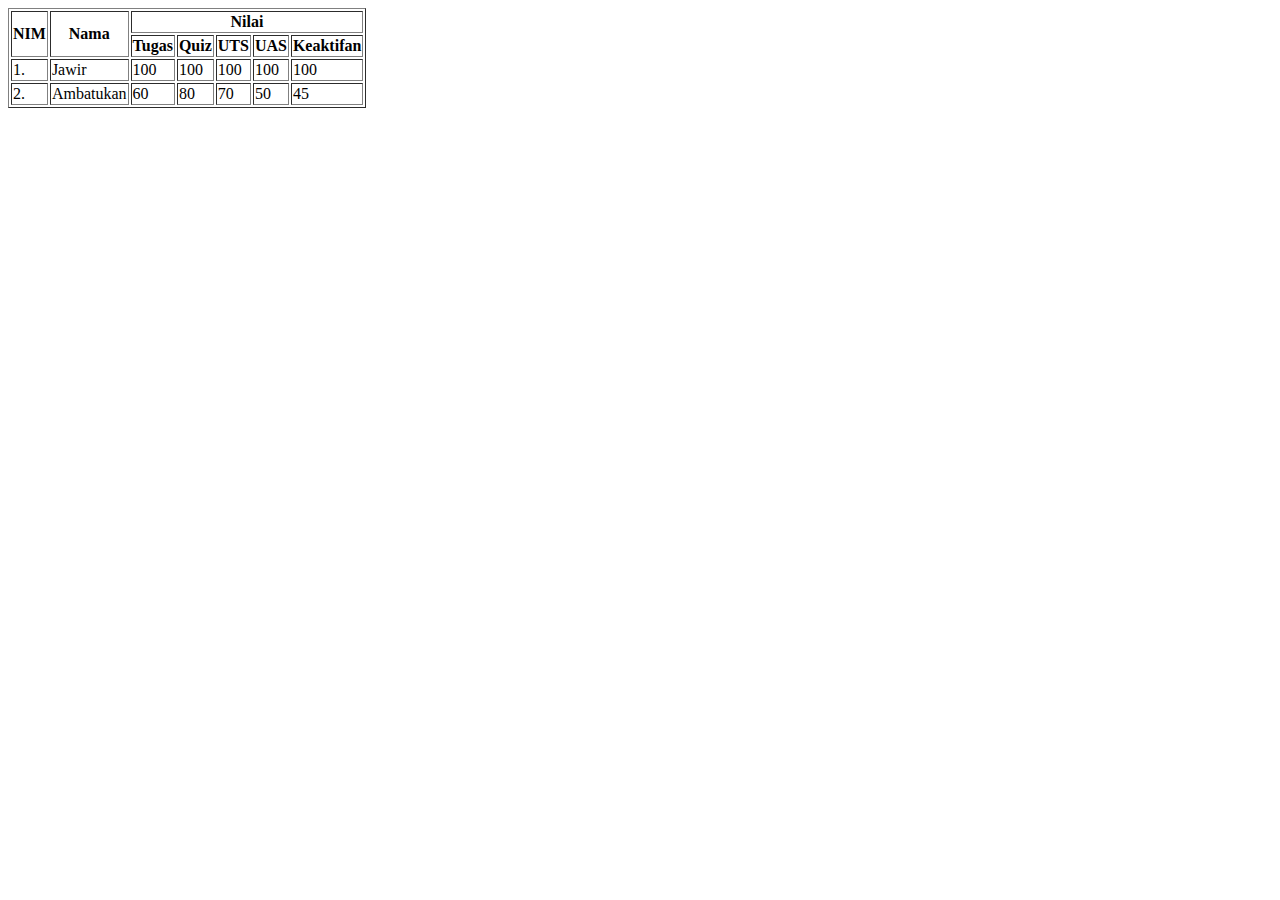
<file: Table.html>
<!DOCTYPE html>
<html lang="en">
<head>
  <meta charset="UTF-8">
  <meta http-equiv="X-UA-Compatible" content="IE=edge">
  <meta name="viewport" content="width=device-width, initial-scale=1.0">
  <title>Document</title>
</head>
<body>
  <table border="1">
    <thead>
      <tr>
        <th rowspan="2">NIM</th>
        <th rowspan="2">Nama</th>
        <th colspan="5"> Nilai</th>
      </tr>
      <tr>
        <th>Tugas</th>
        <th>Quiz</th>
        <th>UTS</th>
        <th>UAS</th>
        <th>Keaktifan</th>
      </tr>
    </thead>
    <tbody>
      <tr>
        <td>1.</td>
        <td>Jawir</td>
        <td>100</td>
        <td>100</td>
        <td>100</td>
        <td>100</td>
        <td>100</td>
      </tr>
      <tr>
        <td>2.</td>
        <td>Ambatukan</td>
        <td>60</td>
        <td>80</td>
        <td>70</td>
        <td>50</td>
        <td>45</td>
      </tr>
    </tbody>
  </table>
</body>
</html>
</file>
<file: css/style.css>
:root {
  --x-base: #071E3D;
  --x-lbase: #F0F4F9;
  --x-sec: #28BBFF;
  --x-thr: #DE1A1A;
  --x-frt: #93827F;

  --xs-base: #06182F;
  --xs-lbase: #AAC1DD;
  --xs-sec: #00A2ED;
  --xs-thr: #B31515;
  --xs-frt: #776865;

  --x-font-base: #004360;
  --x-font-lbase: #f0f4f9;

  --x-def-py: 5rem;
  --x-def-px: 10rem;
}

* {
  font-family: system-ui,-apple-system,"Segoe UI",Roboto,"Helvetica Neue","Noto Sans","Liberation Sans",Arial,sans-serif,"Apple Color Emoji","Segoe UI Emoji","Segoe UI Symbol","Noto Color Emoji";
}
body {
  color: var(--x-font-base);
}

/* Elements */
a {
  color: inherit;
}

p {font-size: 1.25em;}
small {font-size: 1rem;}

h1, h2, h3, h4, h5, h6 {
  font-weight: bold;
  margin-bottom: 1.5rem;
}
h1 {font-size: 3em;}
h2 {font-size: 2em;}
h3 {font-size: 1.5em;}
h4 {font-size: 1.25em;}
h5 {font-size: 1em;}
h6 {font-size: 0.85em;}

/* Components */
.mx-auto {margin: 0 auto;}
.mb-0 {margin-bottom: 0;}

.bold {font-weight: bold;}

.card {
  width: 100%;
  padding: 3rem;
  border-radius: 2rem;
  margin-bottom: 2rem;
  box-shadow:  10px 10px 20px gray;
}
.card-hor {
  padding: 0;
  display: flex;
}

.btn {
  padding: 1rem 2rem;
  border-radius: 1rem;
  background-color: var(--x-base);
  color: var(--x-font-lbase);
  font-weight: bold;
  transition: 0.2s linear;
}
.btn:hover {
  background-color: var(--xs-base);
  color: var(--xs-lbase);
}
.btn-none {background-color: transparent;}
.btn-none:hover {background-color: transparent;}

/* Navigation */
.nav {
	padding: 1rem var(--x-def-px);
	background-color: var(--x-base);
	color: var(--x-font-lbase);
	display: flex;
	justify-content: space-between;
	align-items: center;
  position: sticky;
  top: 0;
  z-index: 99;
}

.nav .logo {
	padding: 0 0.5rem;
	font-size: 1.5em;
	font-weight: bold;
	display: block;
	transition: linear 0.2s;
}

.nav .logo:hover {
	text-shadow: 2px 2px var(--x-sec);
}

.nav .logo span {
	color: var(--x-sec);
}

.nav .menu {
	display: flex;

}

.nav .menu li {
	border-right: solid var(--x-lbase) 1px;
}

.nav .menu li:last-child{
	border-right: 0px;
}

.nav .menu a {
	padding: 0.5rem 1rem;
	transition: linear 0.2s;
}

.nav .menu a:hover,
.nav .menu a.active {
	color: var(--x-sec);
}

/* Header */
.header {
  width: 100%;
  padding: var(--x-def-py) var(--x-def-px);
  background-color: var(--x-lbase);
  display: flex;
}

.header .desc {
  width: 50%;
  display: flex;
  flex-direction: column;
  justify-content: center;
}

.header .desc .name {
  margin-bottom: 0;
}

.header .desc .title {
  width: fit-content;
  padding: 0.5rem 1rem;
  border-radius: 1rem;
  margin: 0.5rem 0;
  background-color: var(--x-base);
  color: var(--x-font-lbase);
}

.header .desc .title span:not(.header .desc .title span:last-child) {
  padding-right: 0.5rem;
  border-right: solid var(--x-lbase) 1px;
  margin-right: 0.5rem;
}

.header .desc .highlight {
  margin-bottom: 0;
}

.header .image {
  width: 50%;
  padding: 3rem;
  display: flex;
  justify-content: end;
  align-items: center;
}

.header .image div {
  width: 70%;
  border-radius: 1rem;
  background-color: var(--x-base);
  aspect-ratio: 1/1;
  display: flex;
  justify-content: center;
  position: relative;
}

.header .image img {
  width: 140%;
  aspect-ratio: 1/1;
  position: absolute;
  bottom: 0;
}

/* Main Content */
main {
  display: flex;
  flex-direction: column;
}

/* About Me */
.about {
  width: 100%;
  background-color: var(--x-base);
  color: var(--x-font-lbase);
  display: flex;
  text-align: justify;
}

.about .image {
  width: 35%;
  position: relative;
  overflow: hidden;
}

.about .image img {
  width: 100%;
  position: absolute;
  top: -2rem;
}

.about .desc {
  display: flex;
  flex-direction: column;
  width: 65%;
  padding: var(--x-def-py) var(--x-def-px) var(--x-def-py) 6rem;
}

.about .desc .name {
  margin-bottom: 0.5rem;
}

.about .desc .name + p {
  text-indent: 1em;
}

/* Resume */
.resume {
  padding: var(--x-def-py) var(--x-def-px);
  display: flex;
  flex-wrap: wrap;
}

.resume .title {
  width: 100%;
  margin-bottom: 0;
}

.education, .experience {
  width: 50%;
  padding: 2rem 1rem;
  display: flex;
  flex-direction: column;
}

.education .card,
.experience .card {
  background-color: var(--x-lbase);
  overflow: hidden;
}

.education .card .image,
.experience .card .image {
  width: 35%;
  display: flex;
  justify-content: center;
  align-items: center;
  position: relative;
  overflow: hidden;
}

.education .card .image img,
.experience .card .image img {
  width: 100%;
}

.education .card .image img {
  scale: 1.05;
}

.experience .card .image img {
  scale: 1.5;
}

.education .card .desc,
.experience .card .desc {
  width: 65%;
  padding: 2rem 2rem 2rem 1rem;
}

.education .card .desc .title,
.experience .card .desc .title {
  margin-bottom: 0.5rem;
  color: var(--xs-base);
}

/* Education */
.education {
  padding-right: 3rem;
}

/* Experience */
.experience {
  padding-left: 3rem;
}

/* Project */
.project {
  padding: var(--x-def-py) var(--x-def-px);
  background-color: var(--x-base);
  color: var(--x-font-lbase);
  display: flex;
}

.project .desc {
  width: 35%;
  display: flex;
  flex-direction: column;
}

.project .desc .title {
  width: 65%;
  margin-bottom: 0;
}

.project .desc .btn {
  width: fit-content;
  margin-right: auto;
}

.project .image {
  width: 50%;
  display: flex;
  flex-wrap: wrap;
}

/* Video */
.video {
  padding: var(--x-def-py) var(--x-def-px);
  background-color: var(--x-lbase);
  text-align: center;
}

.video video {
  width: 100%;
}

/* Contact */
.contact {
  padding: var(--x-def-py) var(--x-def-px);
  background-color: var(--x-lbase);
}

.contact form {
  width: 50%;
  margin: 0 auto;
  display: flex;
  flex-direction: column;
}

.contact form .title {
  margin-bottom: 1rem;
  text-align: center;
}

.contact form label {
  margin-bottom: 0.5rem;
}

.contact form input,
.contact form textarea {
  padding: 0.5rem;
  border: solid var(--x-base) 1px;
  margin-bottom: 1rem;
}

/* Footer */
.footer {
  padding: 1rem var(--x-def-px);
  background-color: var(--x-base);
  display: flex;
  justify-content: space-between;
}

.footer .copyright {
  color: var(--x-lbase);
  font-size: 1em;
}

.footer .links {
  display: flex;
}

.footer .links .links-item {
  margin: 0 0.5rem;
  color: var(--x-font-lbase);
}

.footer .links .links-item:hover {
  color: var(--x-sec);
}

/* .footer .links .links-item:not(.footer .links .links-item:last-child):after {
  content: "|";
  margin: 0 0 0 0.5rem;
} */
</file>
<file: style.css>
:root {
  --def-pad: 1rem;
  --def-mar: 0.5rem;
}
* {
  padding: 0px;
  margin: 0px;
  box-sizing: border-box;
}
a {
  text-decoration: none;
}
.topbar {
  padding: 0px var(--def-pad);
  display: flex;
  background-color: black;
}
.topbar a {
  color: white;
  display: block;
  padding: 15px;
  transition: linear 0.25s;
}
.topbar a:hover {
  color: black;
  background-color: white;
}
.topbar + main {
  padding: var(--def-pad);
}
.title {
  margin-bottom: var(--def-mar);
}
table, th, td{
  border: 1px solid black;
  border-collapse: collapse;
}
table tr {
  text-align: center;
}
ul, ol {
  margin-left: 1rem;
}
</file>
